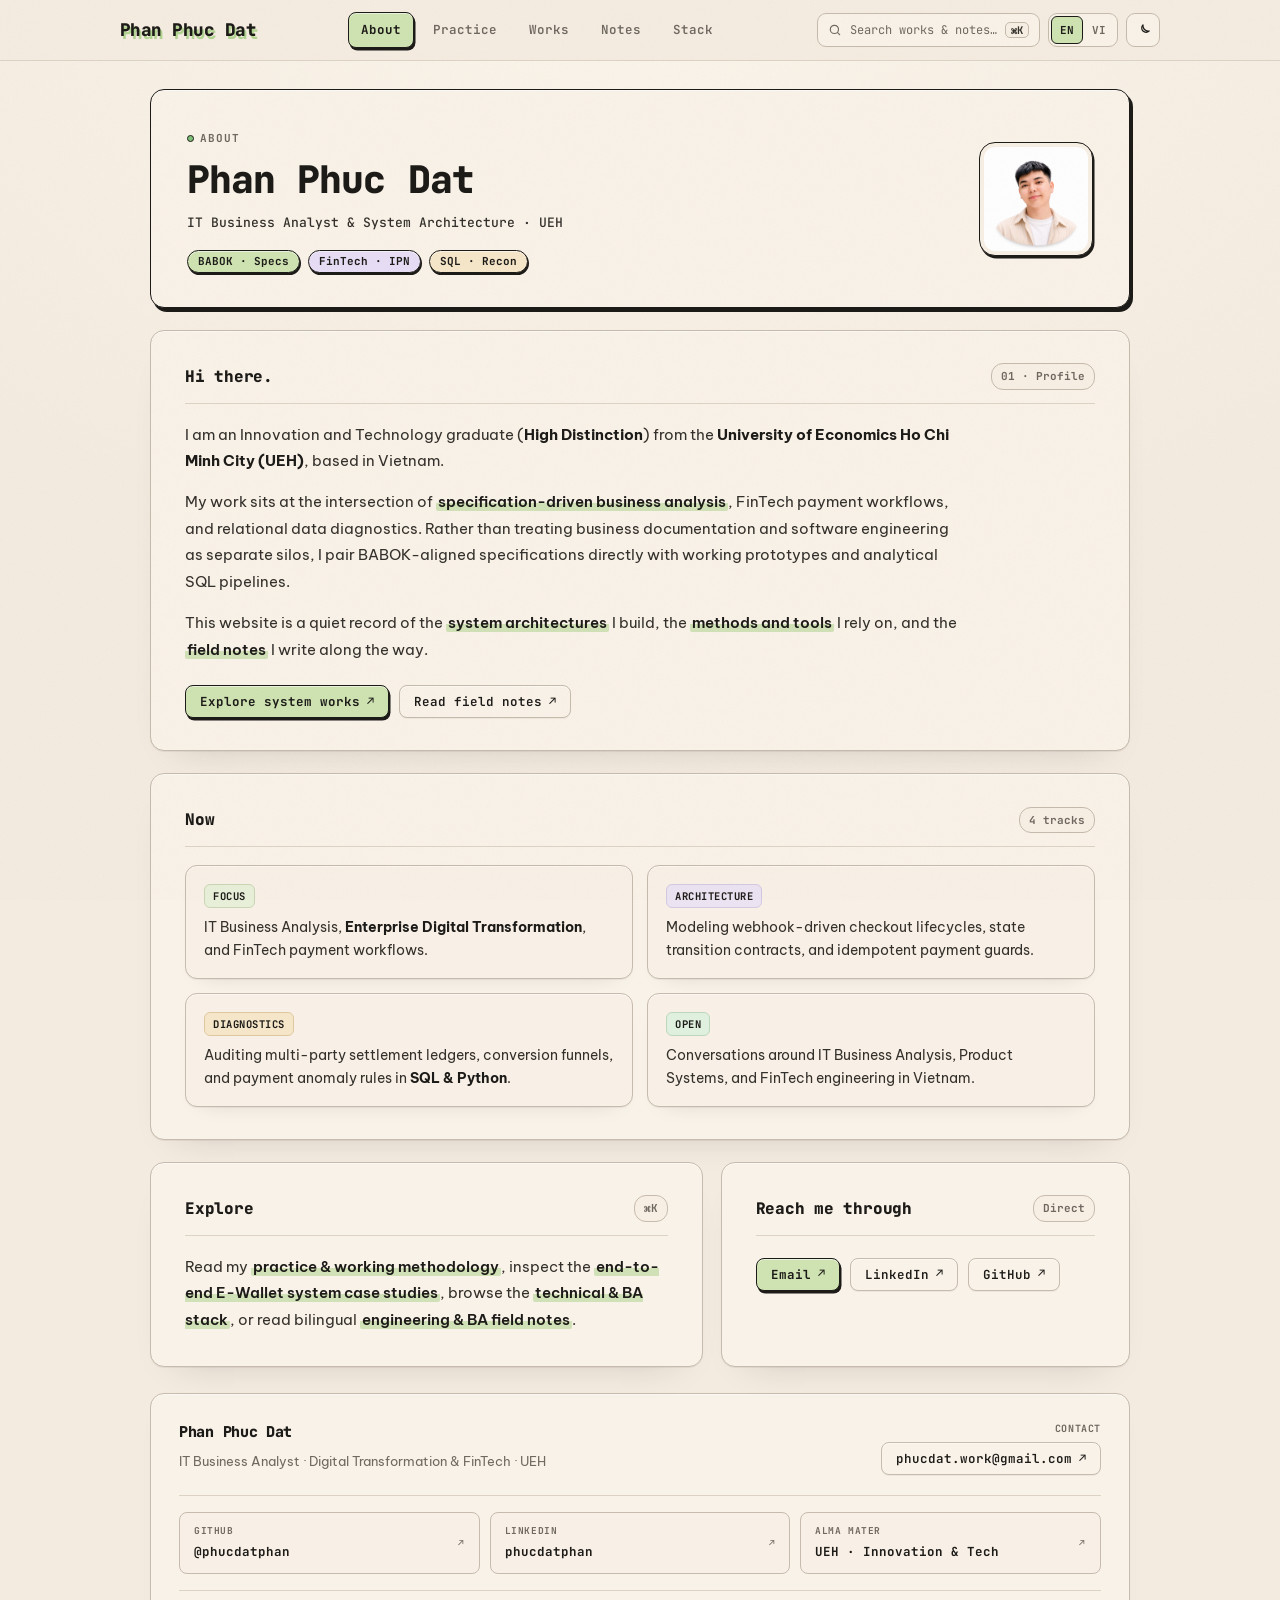
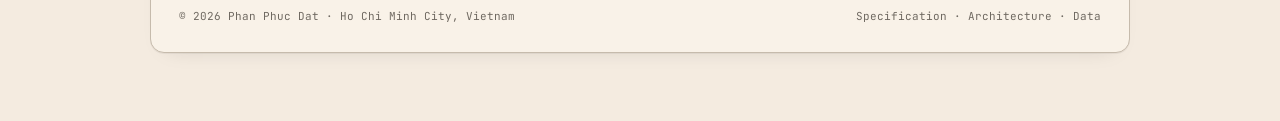
<file: index.html>
<!doctype html>
<html lang="en">
<head>
  <meta charset="utf-8">
  <meta name="viewport" content="width=device-width, initial-scale=1">
  <meta name="theme-color" content="#f4ebe0">
  <meta name="description" content="Portfolio of Phan Phuc Dat — IT Business Analyst, Digital Transformation, and FinTech System Architecture.">
  <meta property="og:title" content="Phan Phuc Dat — IT Business Analyst & System Architecture">
  <meta property="og:description" content="IT Business Analysis · FinTech Payment Architecture · SQL Diagnostics">
  <title>Phan Phuc Dat — IT Business Analyst &amp; System Architecture</title>
  <link rel="icon" href="assets/favicon.svg" type="image/svg+xml">
  <link rel="preconnect" href="https://fonts.googleapis.com">
  <link rel="preconnect" href="https://fonts.gstatic.com" crossorigin>
  <script>document.documentElement.classList.add('js');try{document.documentElement.dataset.theme=localStorage.getItem('portfolio-theme')||'light'}catch(e){document.documentElement.dataset.theme='light'}</script>
  <link rel="stylesheet" href="css/styles.css">
  <script defer src="config/portfolio.config.js"></script>
  <script defer src="js/diagrams.js"></script>
  <script defer src="js/site.js"></script>
</head>
<body data-page="about">
  <a class="skip-link" href="#main-content">Skip to content</a>
  <div class="site-shell">
    <div data-site-header></div>
    <main class="page-content" id="main-content">
      <div class="container" data-page-content>
        <section class="intro-sheet">
          <div>
            <p class="overline">About</p>
            <h1>Phan Phuc Dat</h1>
            <p class="role">IT Business Analyst &amp; System Architecture · UEH</p>
          </div>
          <img class="avatar" src="assets/profile.jpg" width="104" height="104" alt="Phan Phuc Dat">
        </section>
      </div>
    </main>
  </div>
</body>
</html>
</file>
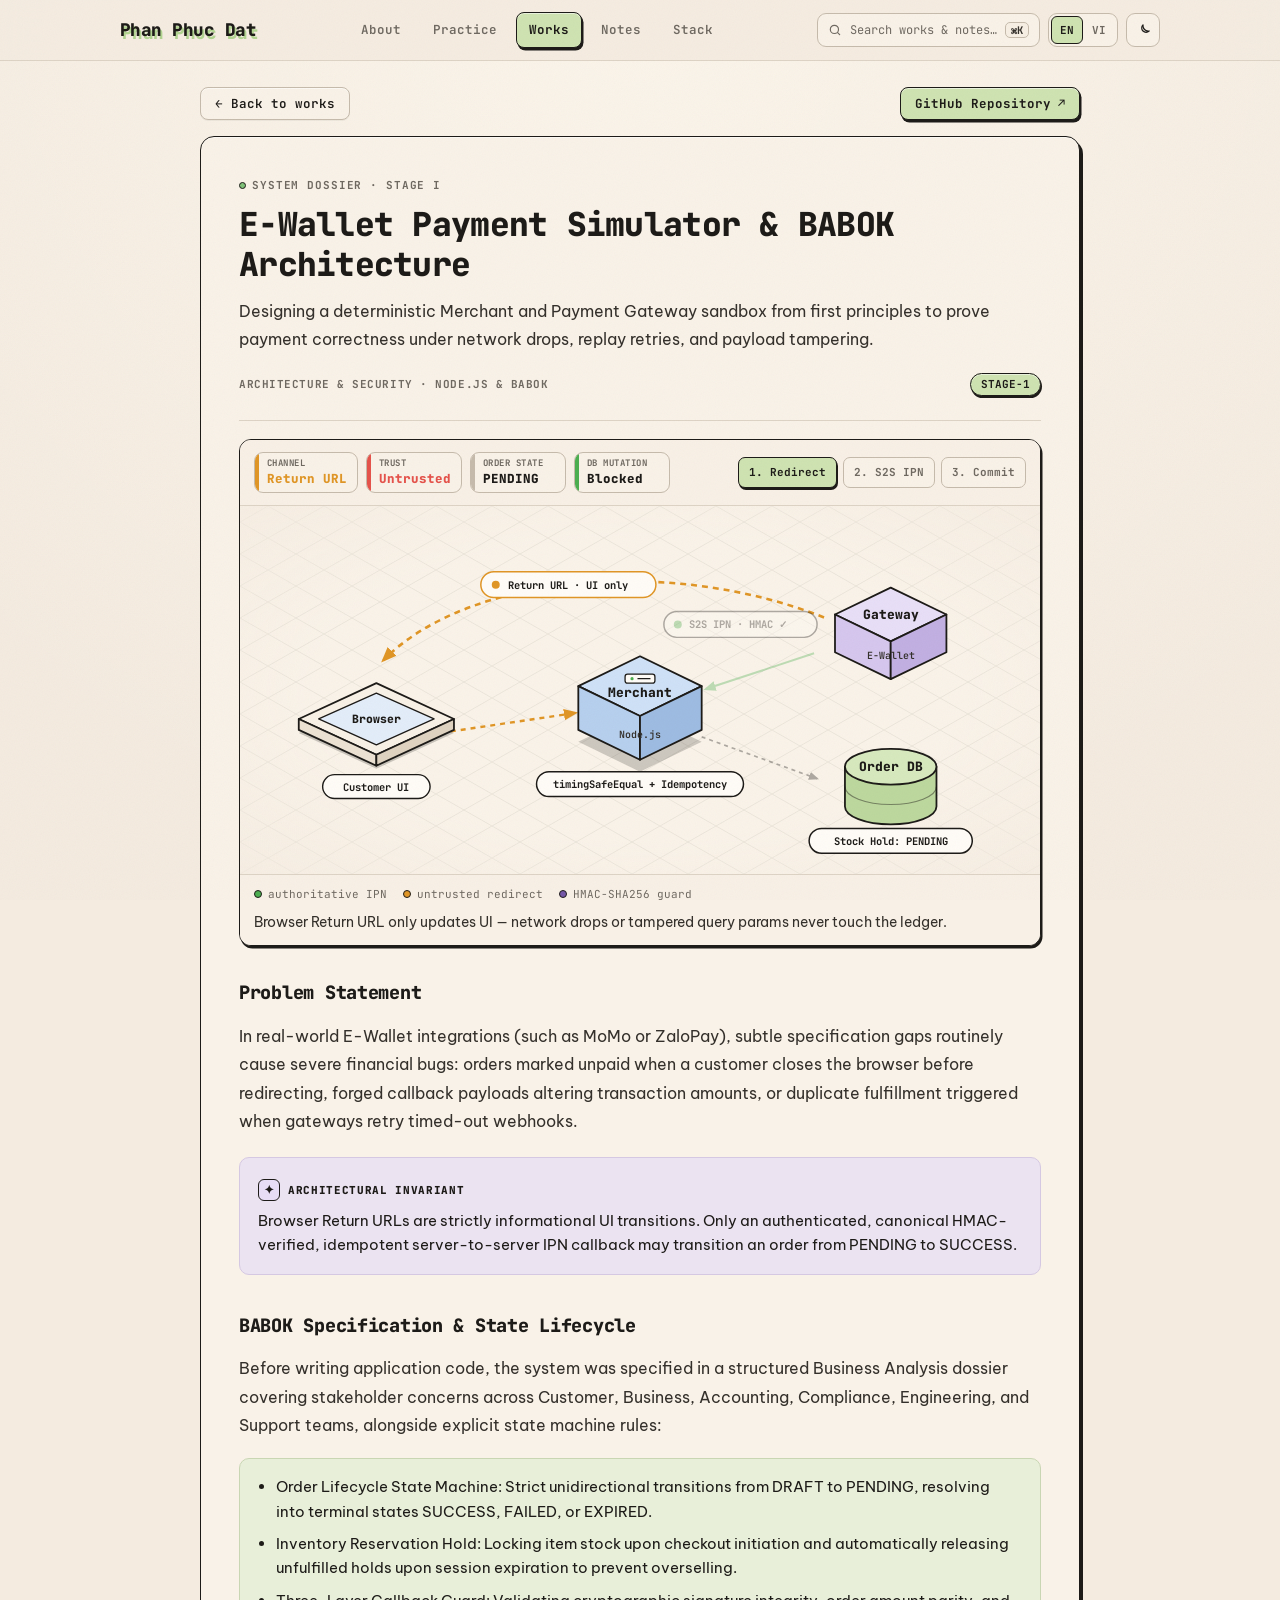
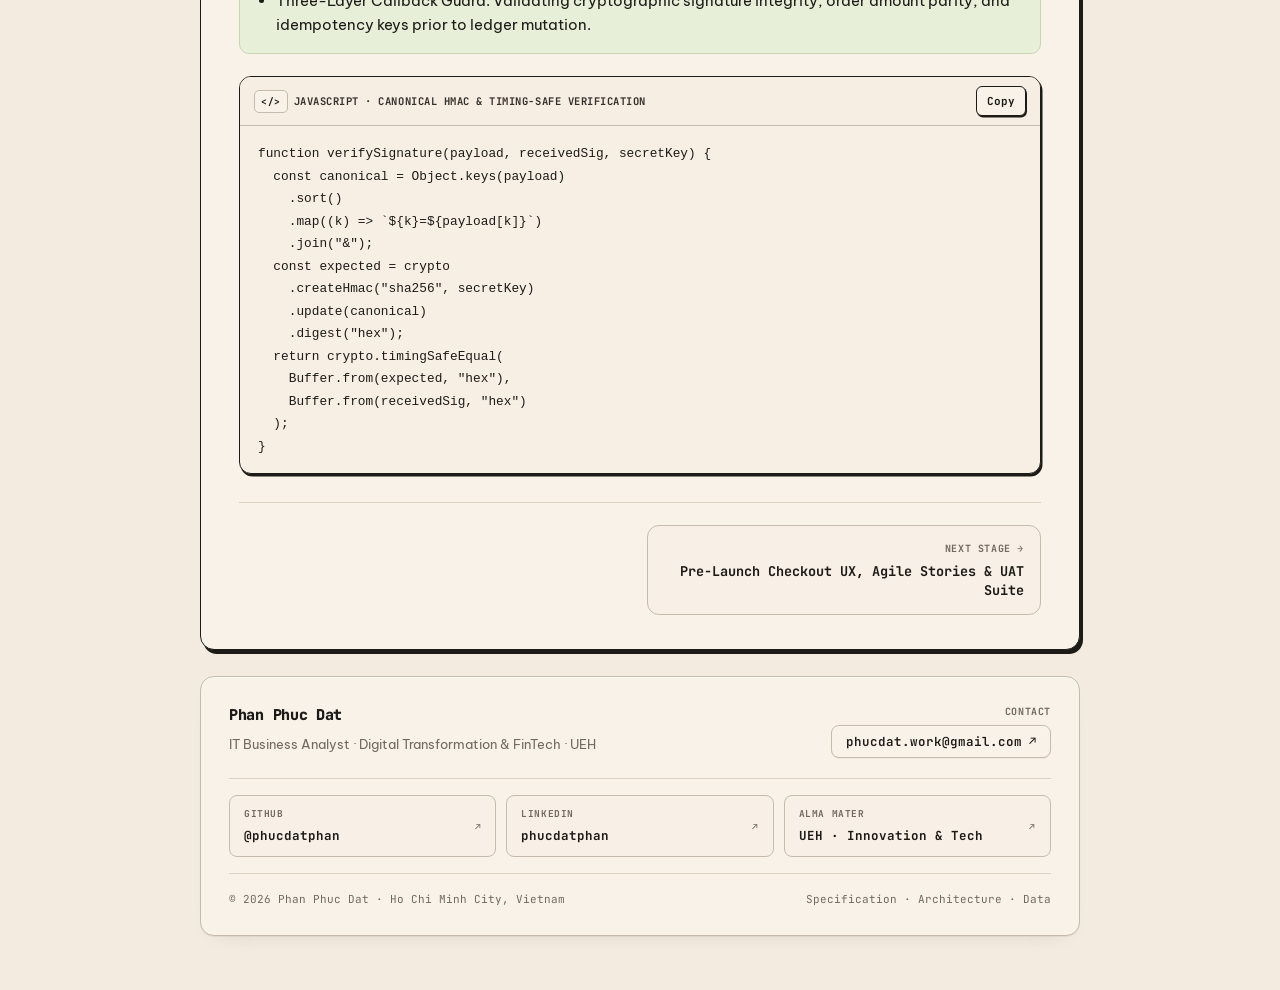
<file: dossier.html>
<!doctype html>
<html lang="en">
<head>
  <meta charset="utf-8">
  <meta name="viewport" content="width=device-width, initial-scale=1">
  <meta name="theme-color" content="#f4ebe0">
  <meta name="description" content="Architectural System Dossier — Phan Phuc Dat">
  <title>System Dossier — Phan Phuc Dat</title>
  <link rel="icon" href="assets/favicon.svg" type="image/svg+xml">
  <link rel="preconnect" href="https://fonts.googleapis.com">
  <link rel="preconnect" href="https://fonts.gstatic.com" crossorigin>
  <script>document.documentElement.classList.add('js');try{document.documentElement.dataset.theme=localStorage.getItem('portfolio-theme')||'light'}catch(e){document.documentElement.dataset.theme='light'}</script>
  <link rel="stylesheet" href="css/styles.css">
  <script defer src="config/portfolio.config.js"></script>
  <script defer src="js/diagrams.js"></script>
  <script defer src="js/site.js"></script>
</head>
<body data-page="dossier">
  <a class="skip-link" href="#main-content">Skip to content</a>
  <div class="site-shell">
    <div data-site-header></div>
    <main class="page-content" id="main-content">
      <div class="article-container" data-page-content></div>
    </main>
  </div>
</body>
</html>
</file>
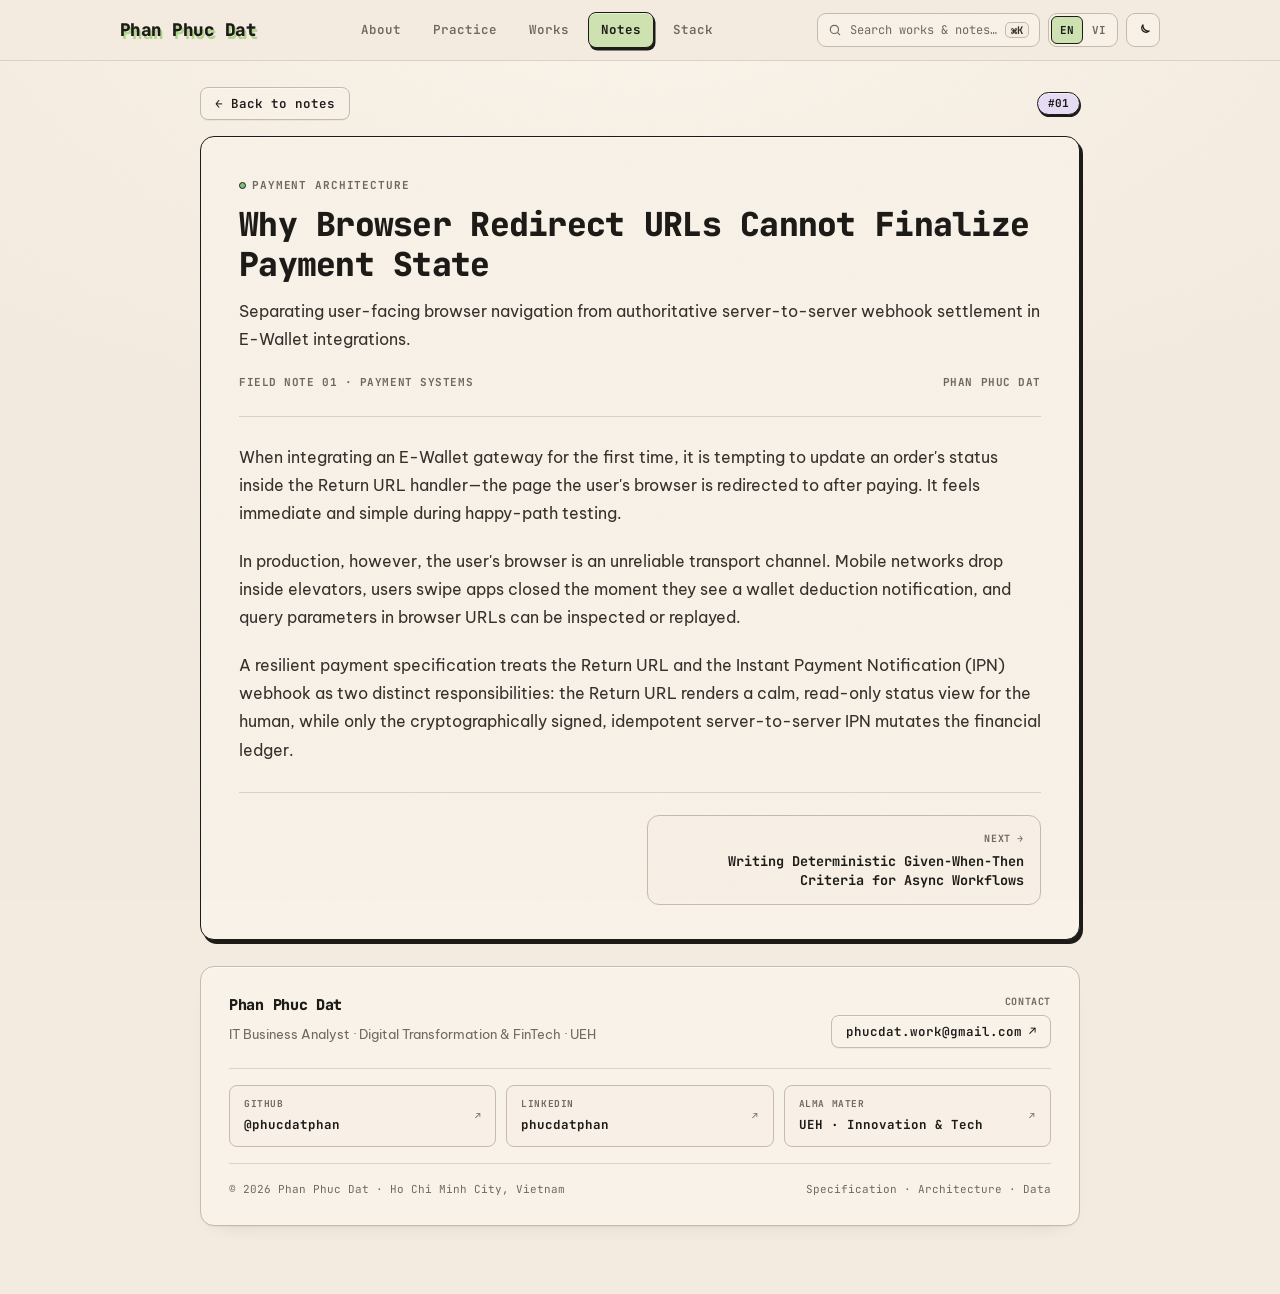
<file: note.html>
<!doctype html>
<html lang="en">
<head>
  <meta charset="utf-8">
  <meta name="viewport" content="width=device-width, initial-scale=1">
  <meta name="theme-color" content="#f4ebe0">
  <meta name="description" content="Field Note — Phan Phuc Dat">
  <title>Field Note — Phan Phuc Dat</title>
  <link rel="icon" href="assets/favicon.svg" type="image/svg+xml">
  <link rel="preconnect" href="https://fonts.googleapis.com">
  <link rel="preconnect" href="https://fonts.gstatic.com" crossorigin>
  <script>document.documentElement.classList.add('js');try{document.documentElement.dataset.theme=localStorage.getItem('portfolio-theme')||'light'}catch(e){document.documentElement.dataset.theme='light'}</script>
  <link rel="stylesheet" href="css/styles.css">
  <script defer src="config/portfolio.config.js"></script>
  <script defer src="js/diagrams.js"></script>
  <script defer src="js/site.js"></script>
</head>
<body data-page="note">
  <a class="skip-link" href="#main-content">Skip to content</a>
  <div class="site-shell">
    <div data-site-header></div>
    <main class="page-content" id="main-content">
      <div class="article-container" data-page-content></div>
    </main>
  </div>
</body>
</html>
</file>
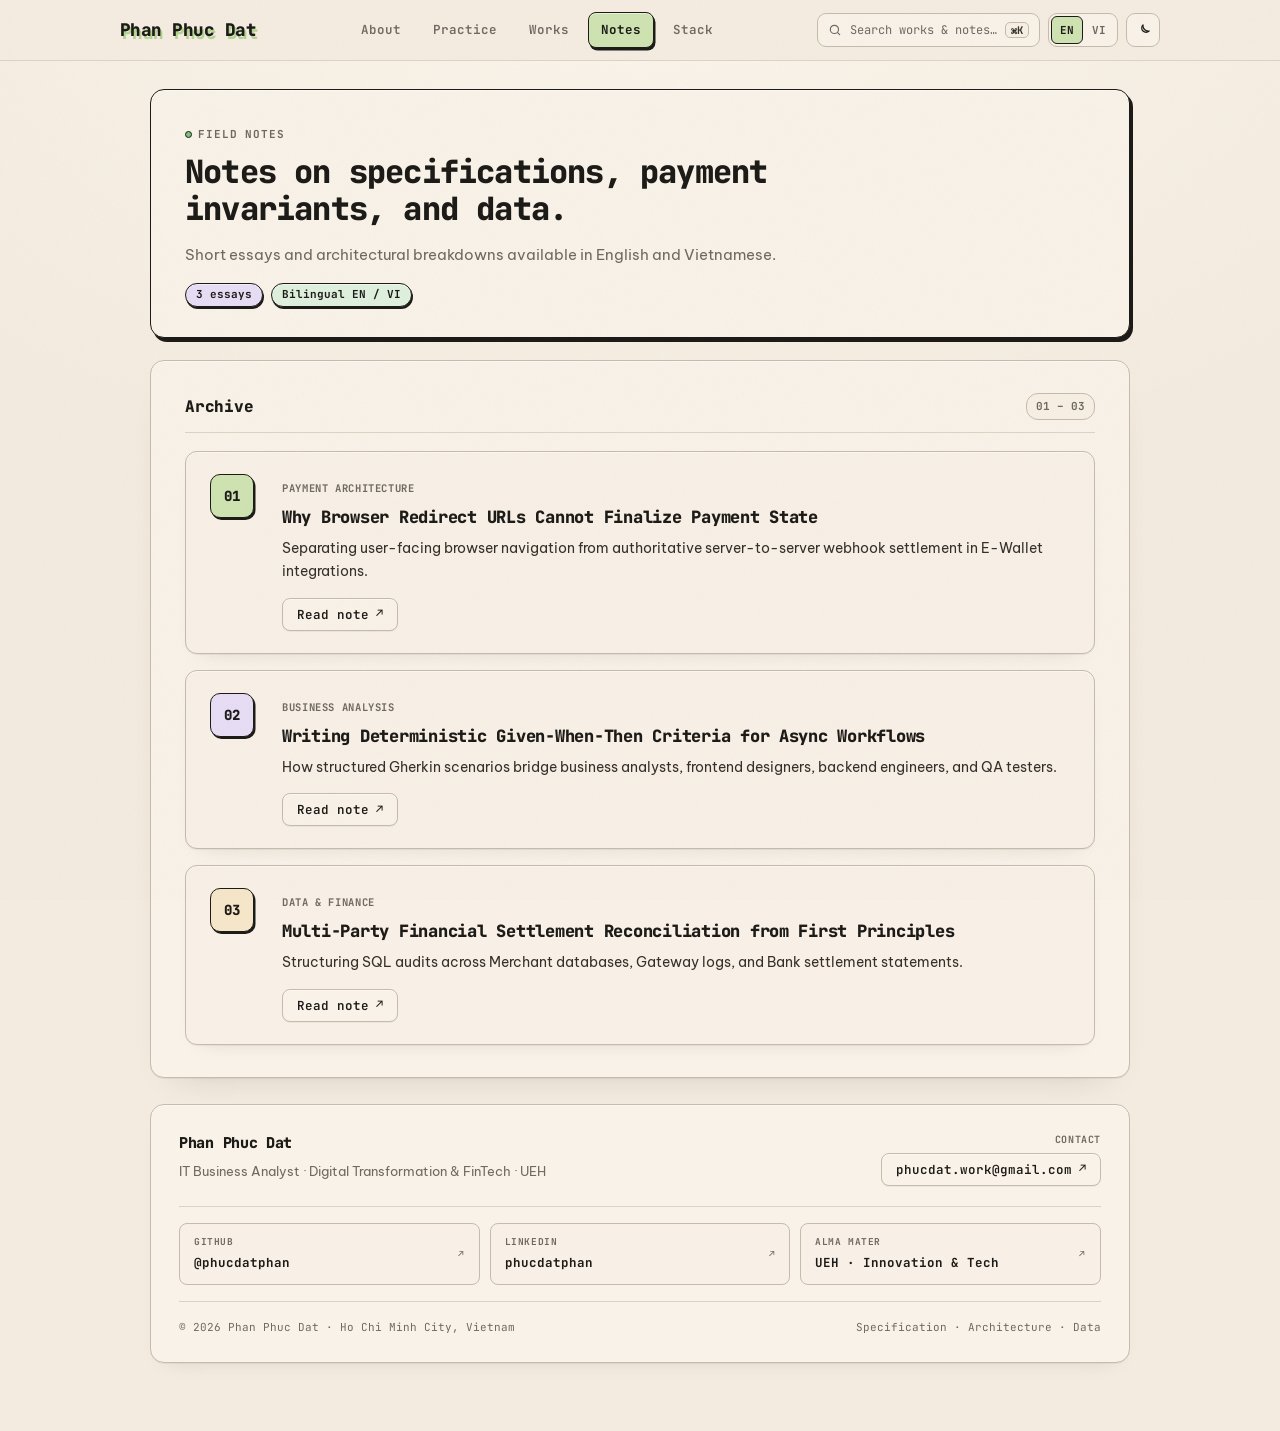
<file: notes.html>
<!doctype html>
<html lang="en">
<head>
  <meta charset="utf-8">
  <meta name="viewport" content="width=device-width, initial-scale=1">
  <meta name="theme-color" content="#f4ebe0">
  <meta name="description" content="Bilingual notes on IT Business Analysis, FinTech payment architecture, and financial reconciliation.">
  <title>Field Notes — Phan Phuc Dat</title>
  <link rel="icon" href="assets/favicon.svg" type="image/svg+xml">
  <link rel="preconnect" href="https://fonts.googleapis.com">
  <link rel="preconnect" href="https://fonts.gstatic.com" crossorigin>
  <script>document.documentElement.classList.add('js');try{document.documentElement.dataset.theme=localStorage.getItem('portfolio-theme')||'light'}catch(e){document.documentElement.dataset.theme='light'}</script>
  <link rel="stylesheet" href="css/styles.css">
  <script defer src="config/portfolio.config.js"></script>
  <script defer src="js/diagrams.js"></script>
  <script defer src="js/site.js"></script>
</head>
<body data-page="notes">
  <a class="skip-link" href="#main-content">Skip to content</a>
  <div class="site-shell">
    <div data-site-header></div>
    <main class="page-content" id="main-content">
      <div class="container" data-page-content></div>
    </main>
  </div>
</body>
</html>
</file>
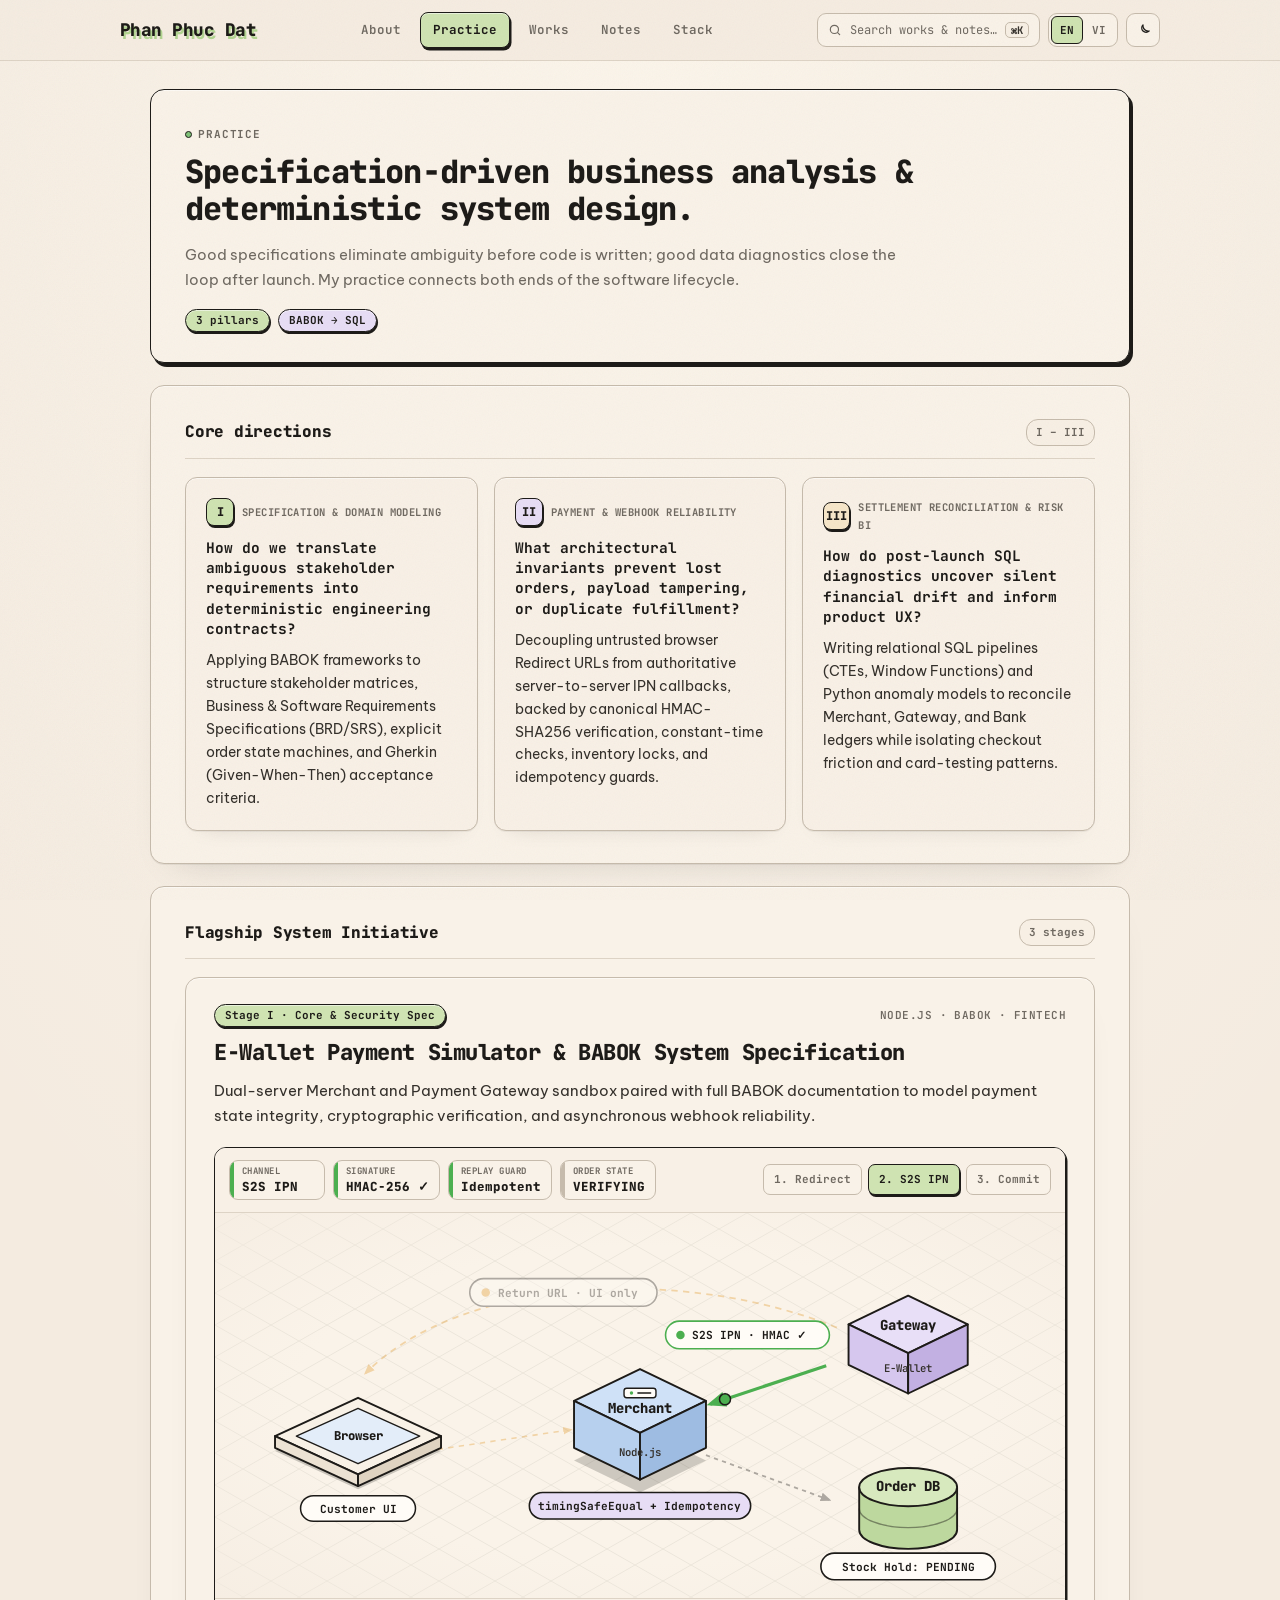
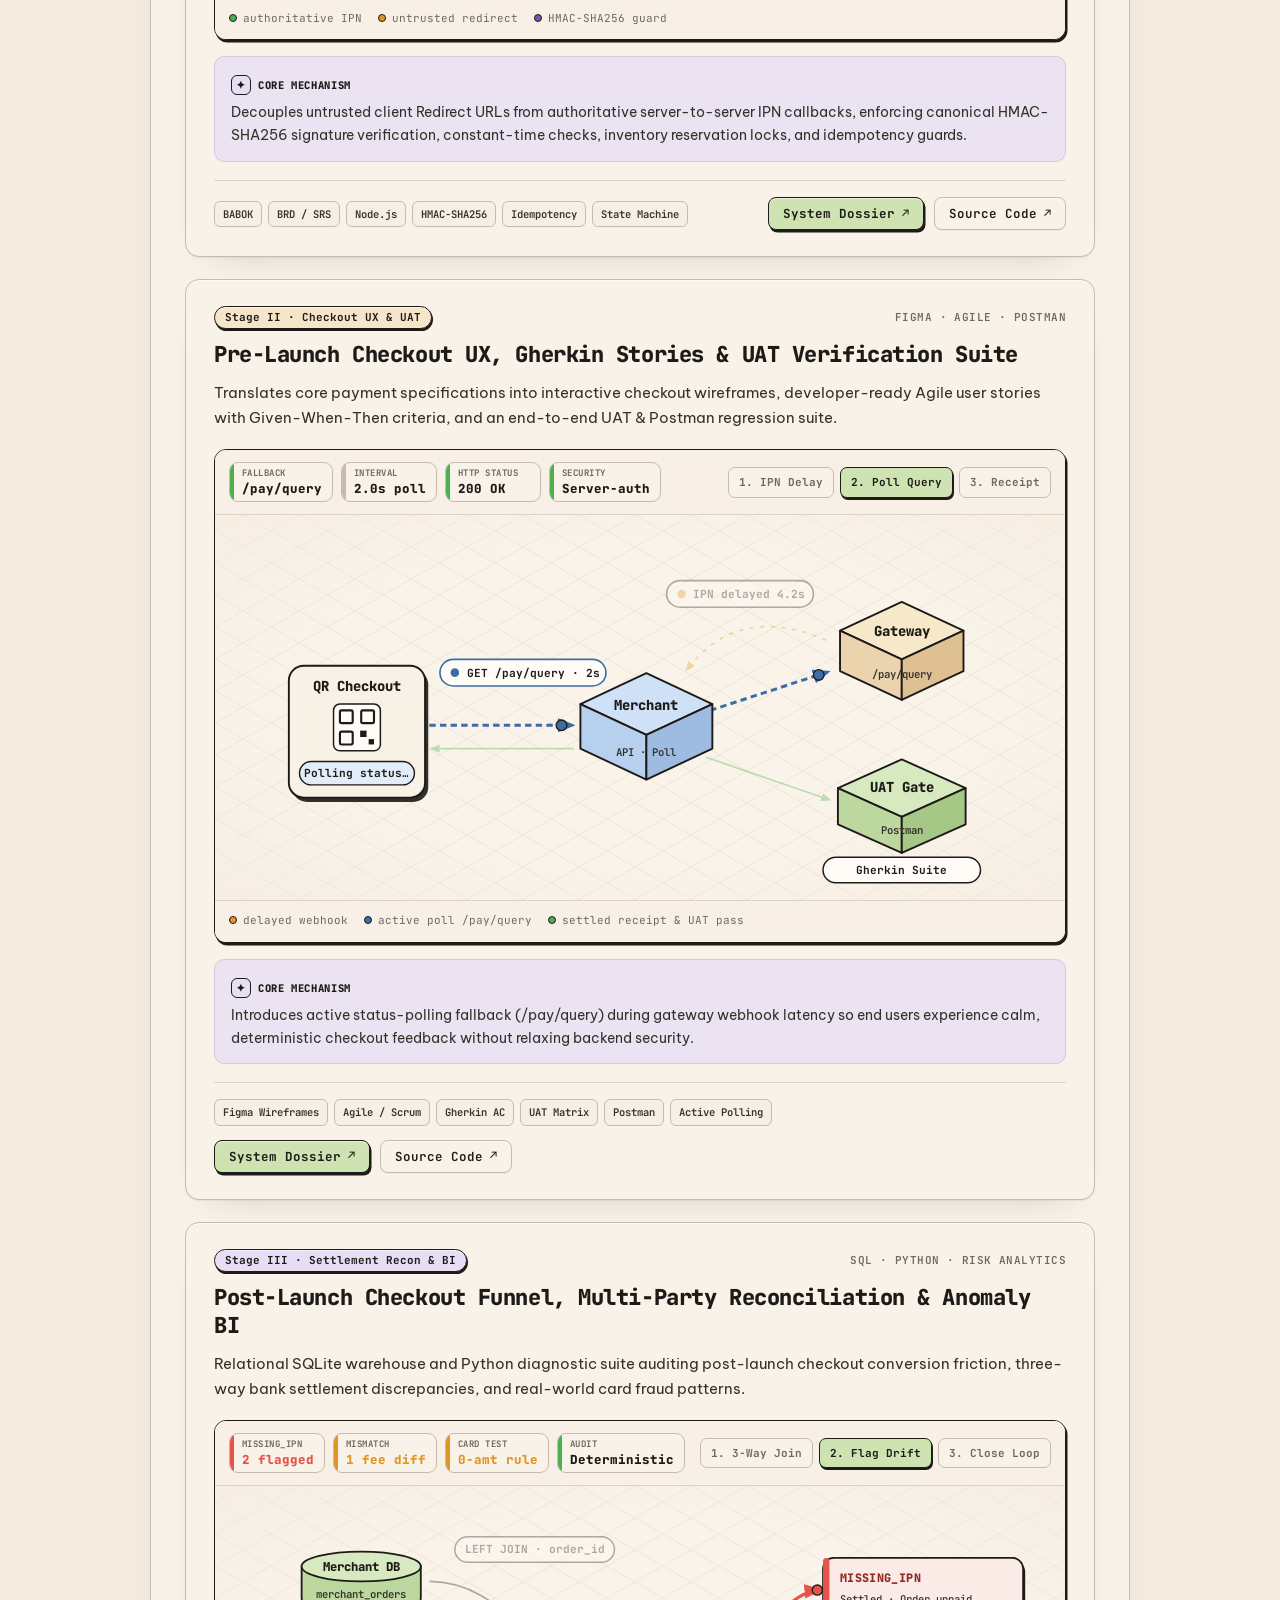
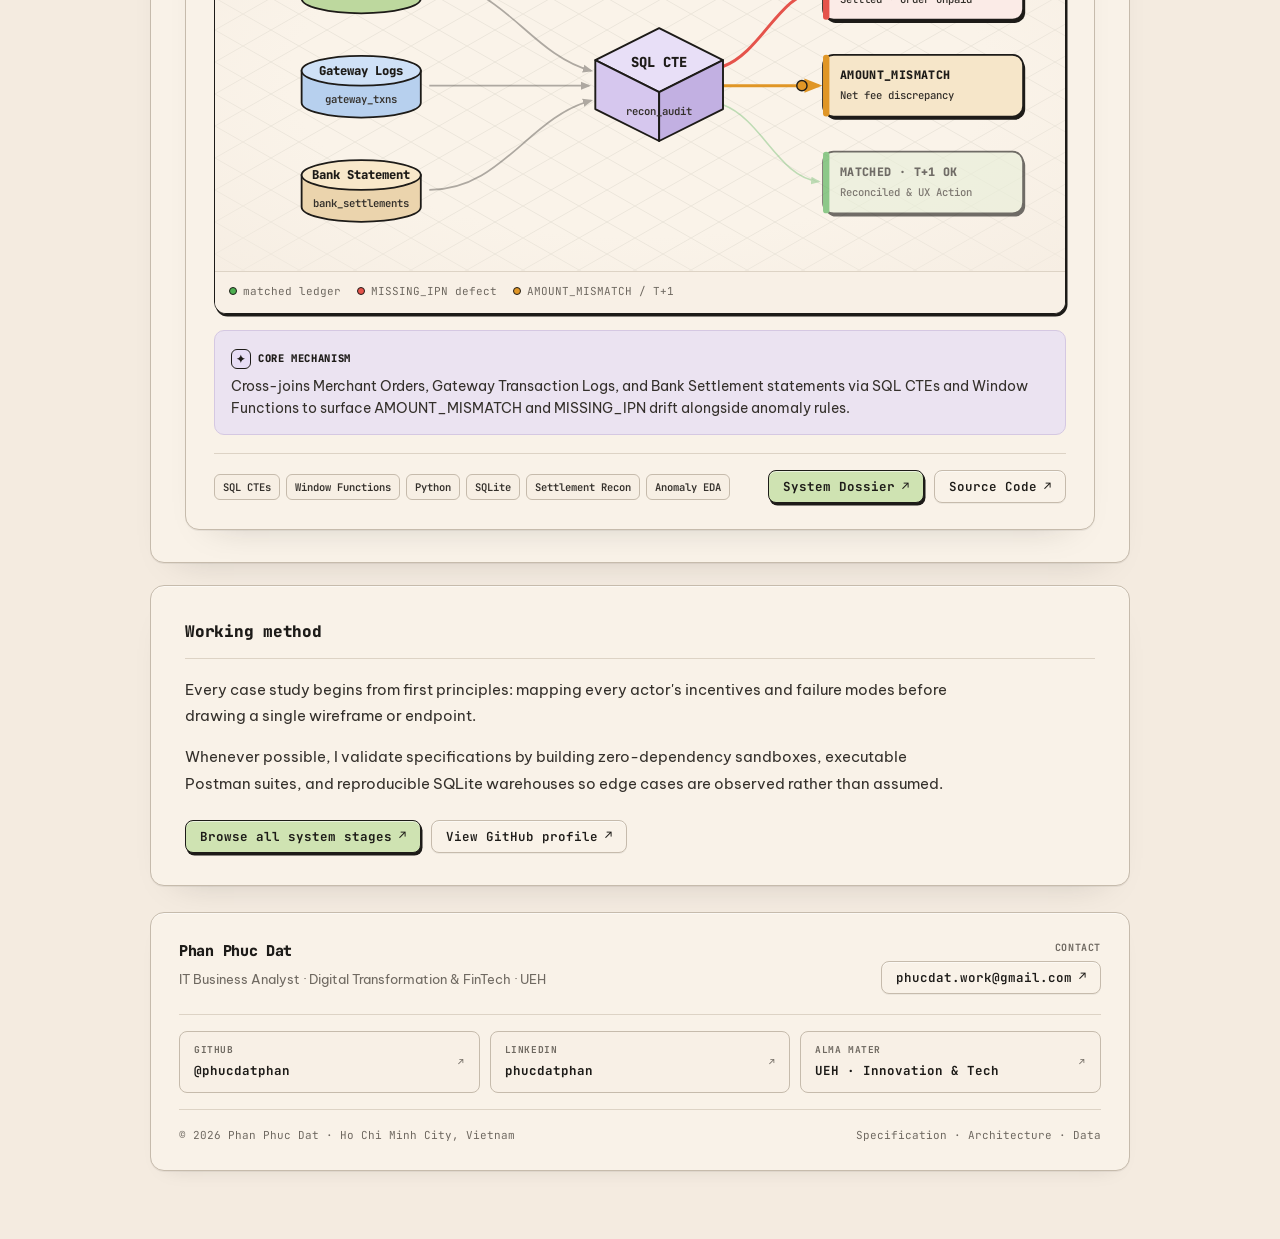
<file: practice.html>
<!doctype html>
<html lang="en">
<head>
  <meta charset="utf-8">
  <meta name="viewport" content="width=device-width, initial-scale=1">
  <meta name="theme-color" content="#f4ebe0">
  <meta name="description" content="Core IT Business Analysis directions, FinTech system invariants, and analytical methodology.">
  <title>Practice &amp; Methodology — Phan Phuc Dat</title>
  <link rel="icon" href="assets/favicon.svg" type="image/svg+xml">
  <link rel="preconnect" href="https://fonts.googleapis.com">
  <link rel="preconnect" href="https://fonts.gstatic.com" crossorigin>
  <script>document.documentElement.classList.add('js');try{document.documentElement.dataset.theme=localStorage.getItem('portfolio-theme')||'light'}catch(e){document.documentElement.dataset.theme='light'}</script>
  <link rel="stylesheet" href="css/styles.css">
  <script defer src="config/portfolio.config.js"></script>
  <script defer src="js/diagrams.js"></script>
  <script defer src="js/site.js"></script>
</head>
<body data-page="practice">
  <a class="skip-link" href="#main-content">Skip to content</a>
  <div class="site-shell">
    <div data-site-header></div>
    <main class="page-content" id="main-content">
      <div class="container" data-page-content></div>
    </main>
  </div>
</body>
</html>
</file>
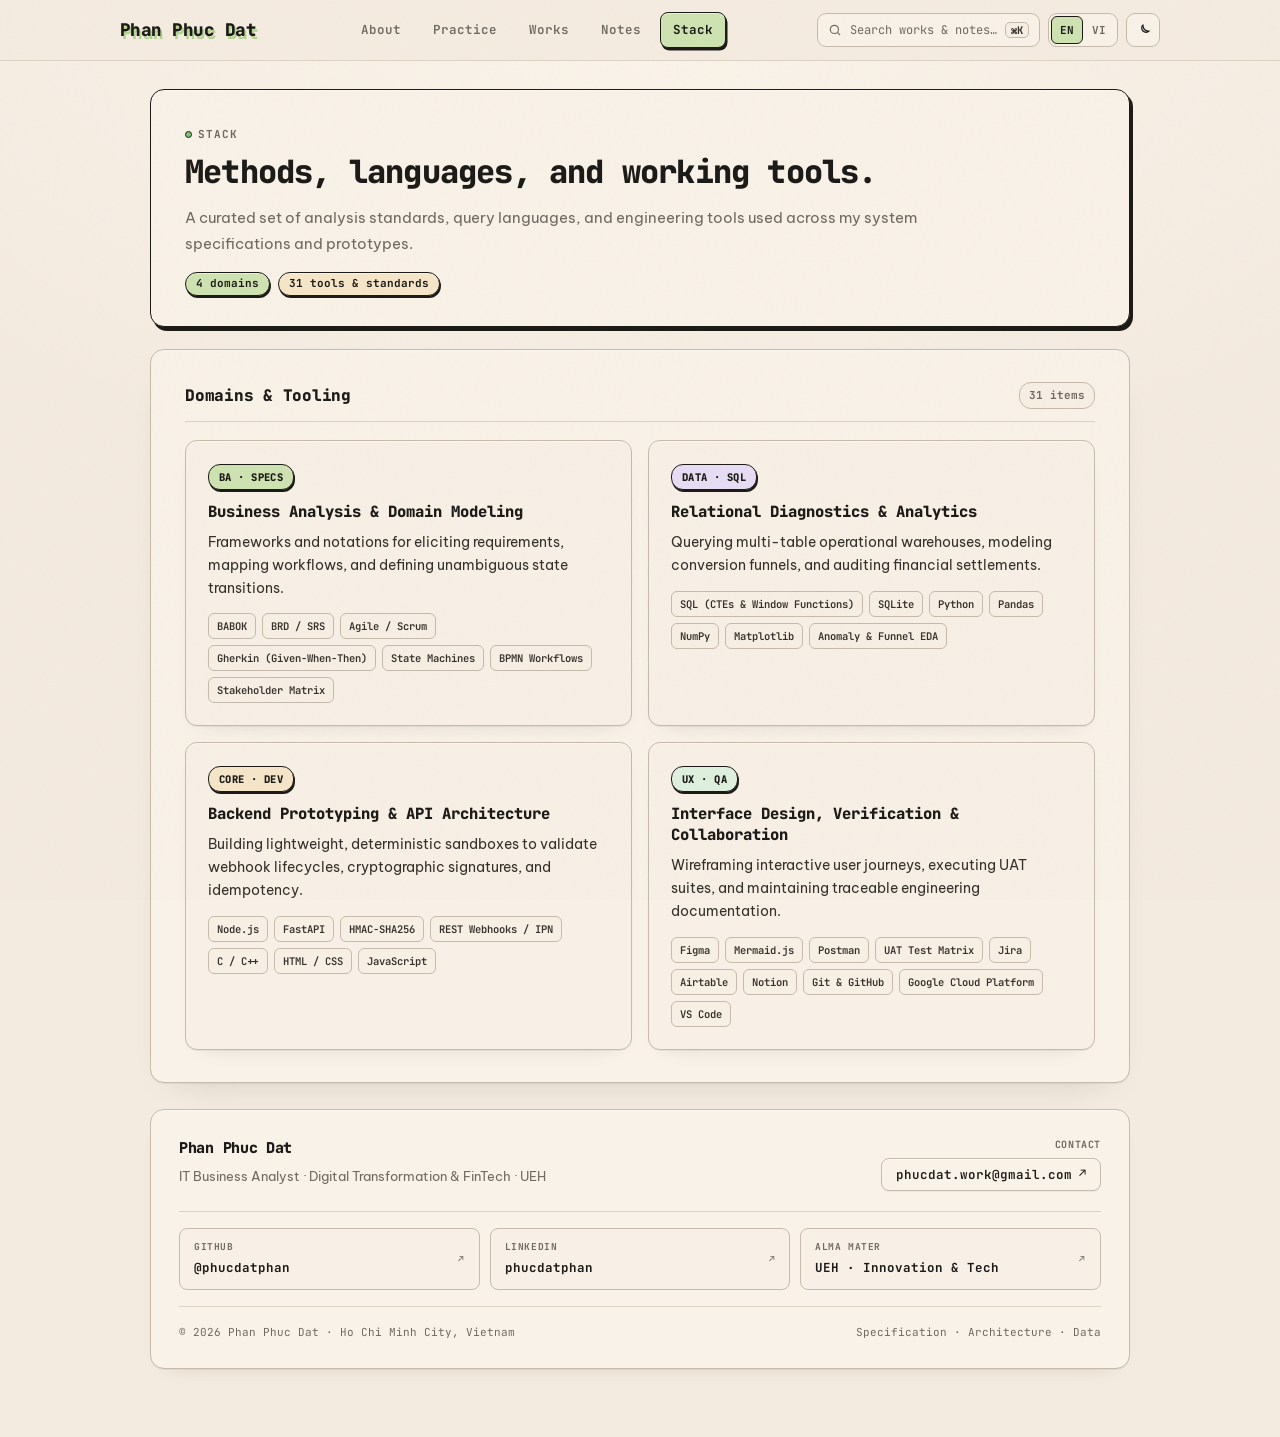
<file: stack.html>
<!doctype html>
<html lang="en">
<head>
  <meta charset="utf-8">
  <meta name="viewport" content="width=device-width, initial-scale=1">
  <meta name="theme-color" content="#f4ebe0">
  <meta name="description" content="Business analysis frameworks, backend prototyping languages, analytical SQL, and product tooling.">
  <title>Stack &amp; Tooling — Phan Phuc Dat</title>
  <link rel="icon" href="assets/favicon.svg" type="image/svg+xml">
  <link rel="preconnect" href="https://fonts.googleapis.com">
  <link rel="preconnect" href="https://fonts.gstatic.com" crossorigin>
  <script>document.documentElement.classList.add('js');try{document.documentElement.dataset.theme=localStorage.getItem('portfolio-theme')||'light'}catch(e){document.documentElement.dataset.theme='light'}</script>
  <link rel="stylesheet" href="css/styles.css">
  <script defer src="config/portfolio.config.js"></script>
  <script defer src="js/diagrams.js"></script>
  <script defer src="js/site.js"></script>
</head>
<body data-page="stack">
  <a class="skip-link" href="#main-content">Skip to content</a>
  <div class="site-shell">
    <div data-site-header></div>
    <main class="page-content" id="main-content">
      <div class="container" data-page-content></div>
    </main>
  </div>
</body>
</html>
</file>
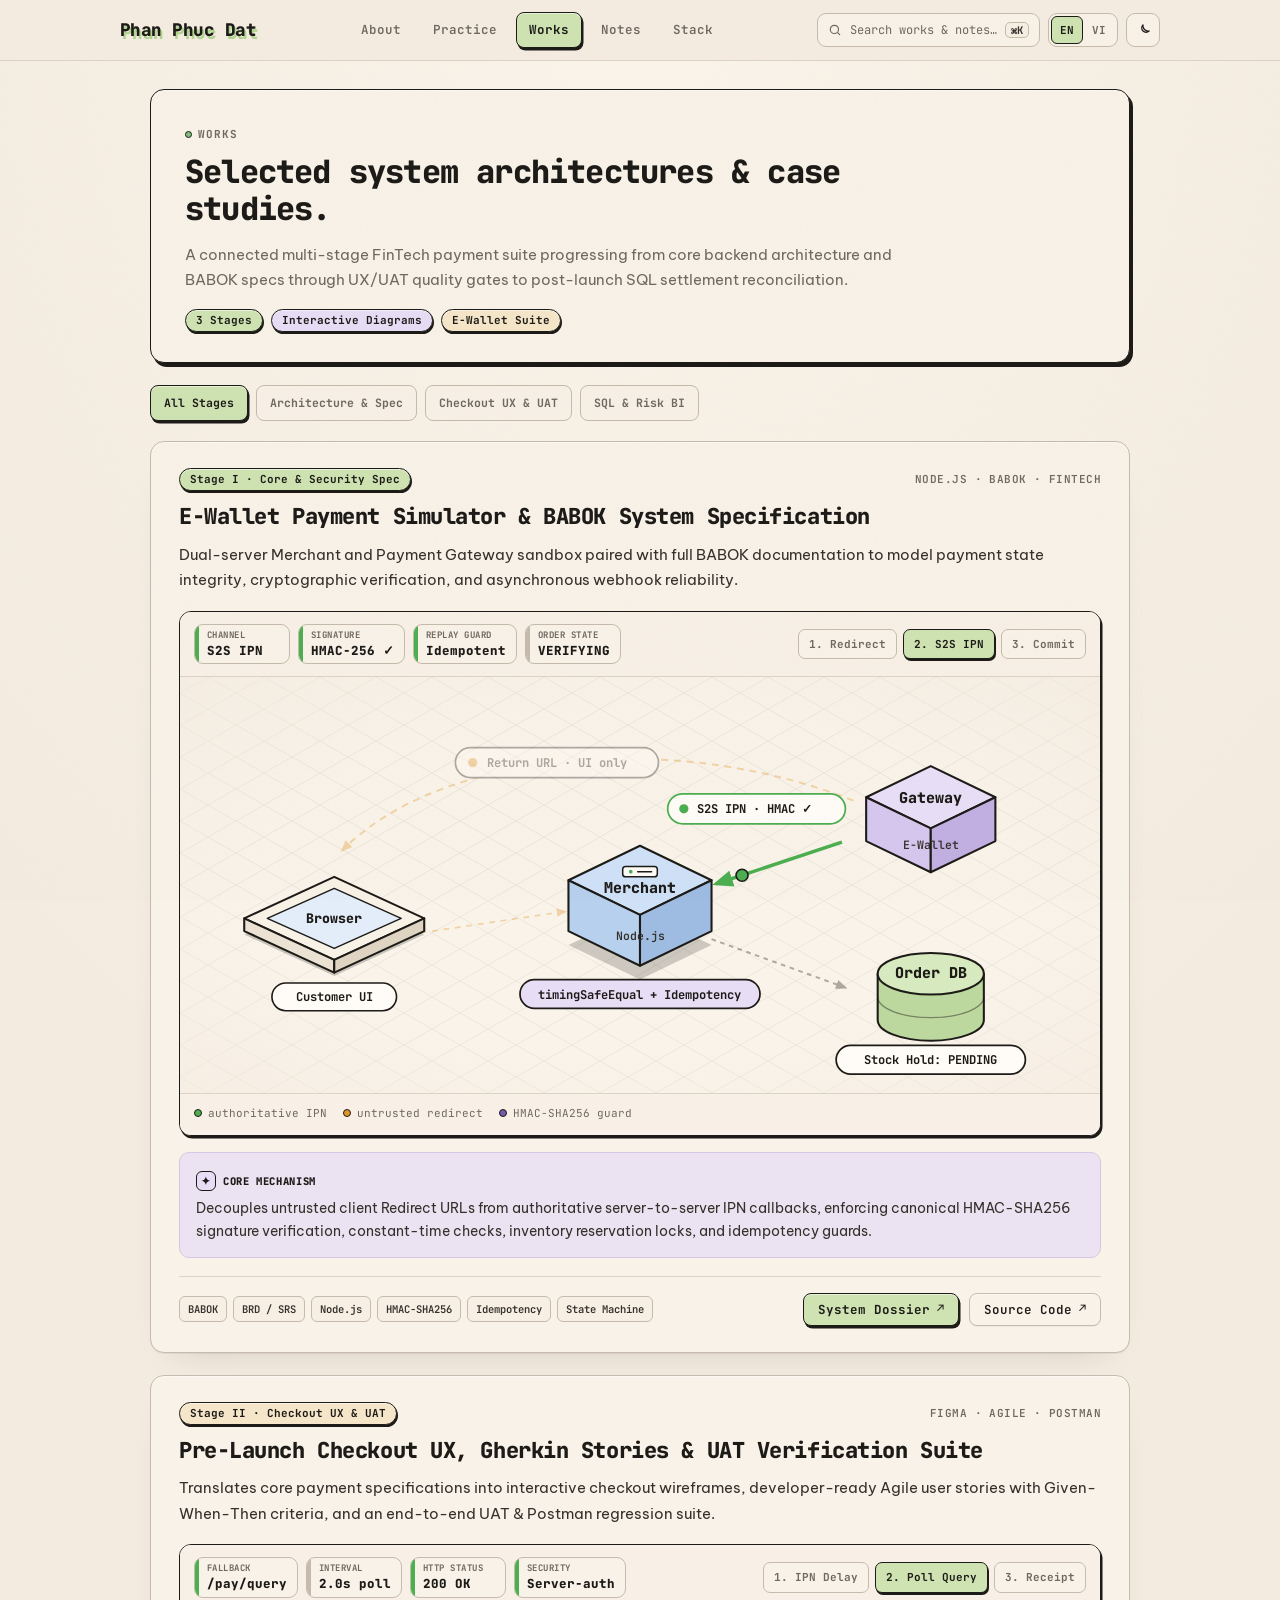
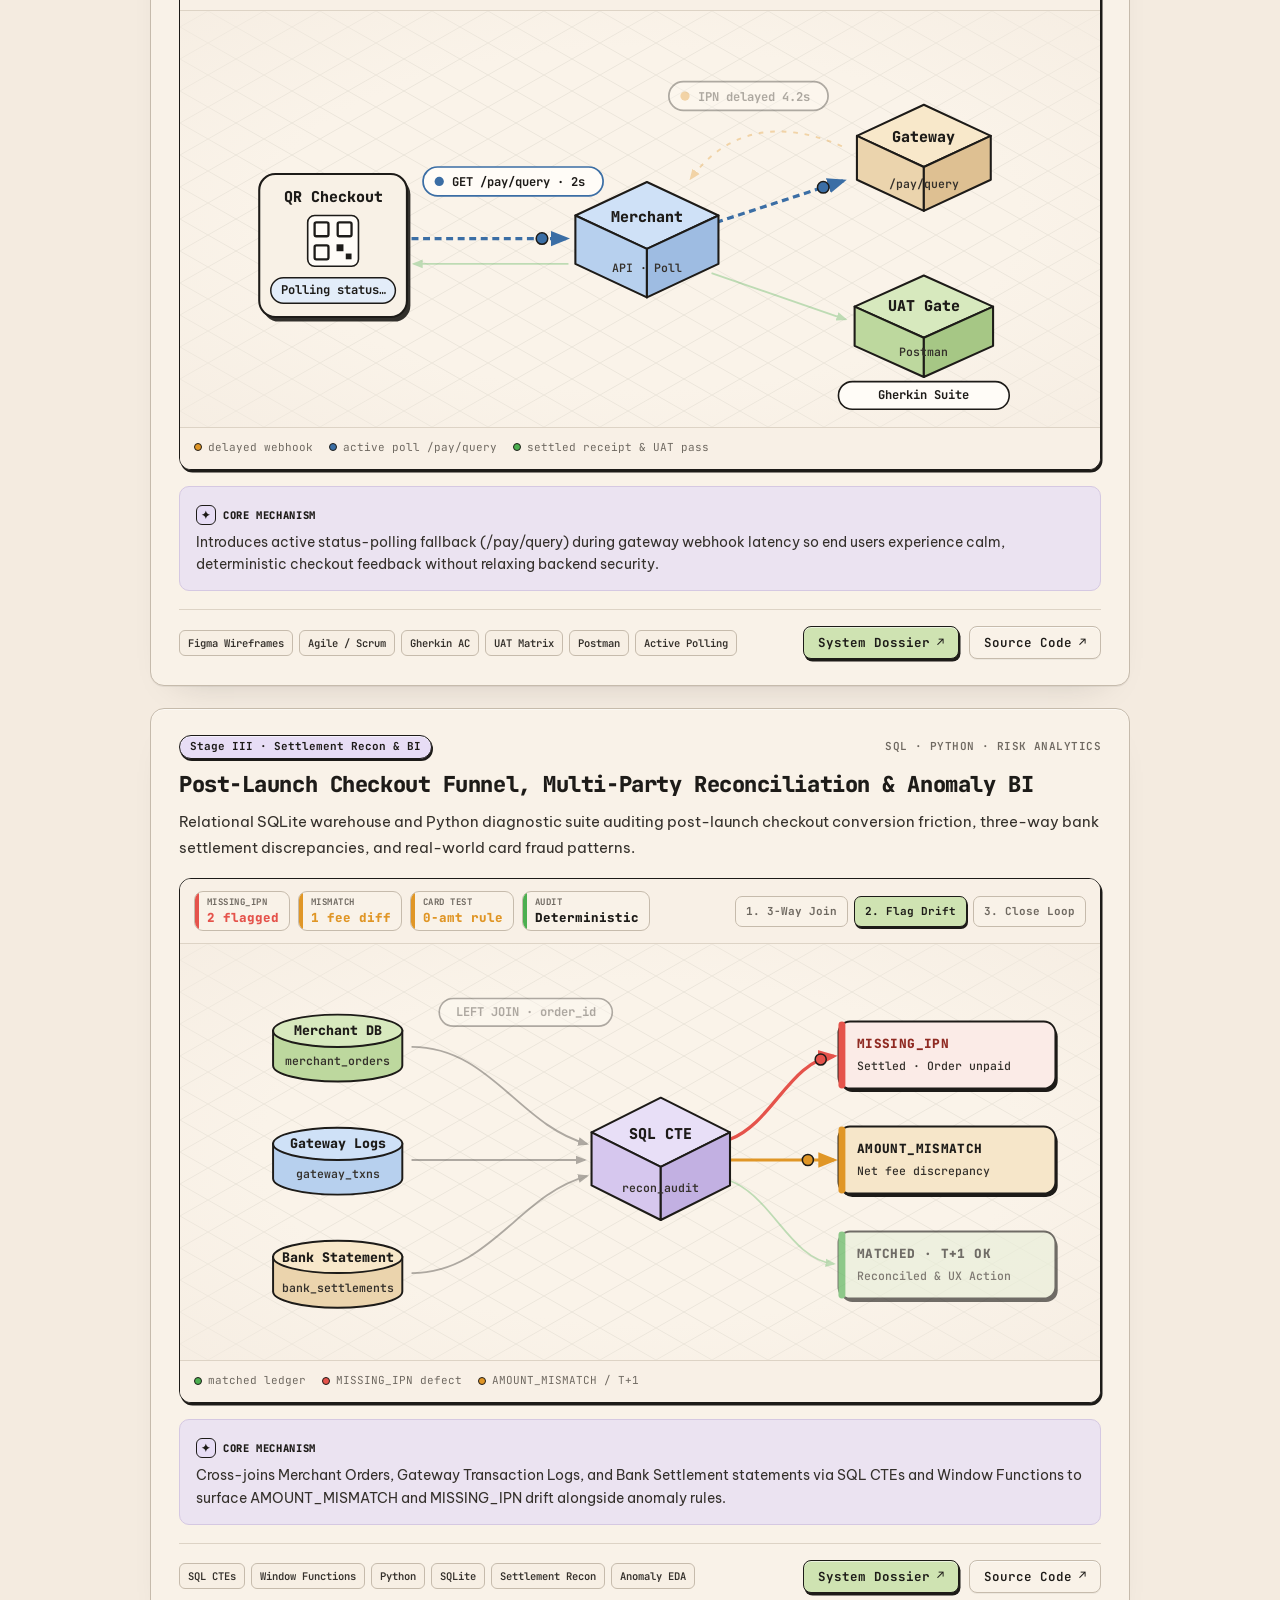
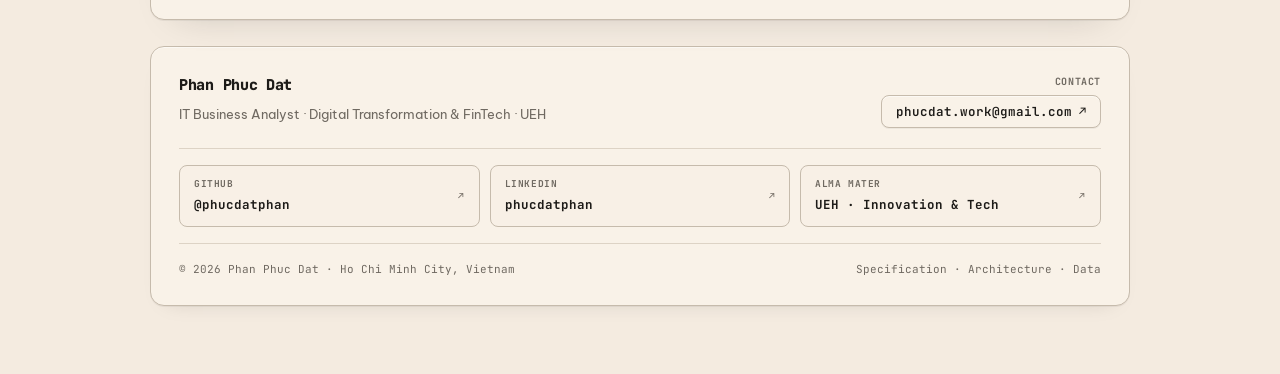
<file: works.html>
<!doctype html>
<html lang="en">
<head>
  <meta charset="utf-8">
  <meta name="viewport" content="width=device-width, initial-scale=1">
  <meta name="theme-color" content="#f4ebe0">
  <meta name="description" content="End-to-End E-Wallet Payment System architecture, UX/UAT verification, and post-launch SQL reconciliation.">
  <title>System Works — Phan Phuc Dat</title>
  <link rel="icon" href="assets/favicon.svg" type="image/svg+xml">
  <link rel="preconnect" href="https://fonts.googleapis.com">
  <link rel="preconnect" href="https://fonts.gstatic.com" crossorigin>
  <script>document.documentElement.classList.add('js');try{document.documentElement.dataset.theme=localStorage.getItem('portfolio-theme')||'light'}catch(e){document.documentElement.dataset.theme='light'}</script>
  <link rel="stylesheet" href="css/styles.css">
  <script defer src="config/portfolio.config.js"></script>
  <script defer src="js/diagrams.js"></script>
  <script defer src="js/site.js"></script>
</head>
<body data-page="works">
  <a class="skip-link" href="#main-content">Skip to content</a>
  <div class="site-shell">
    <div data-site-header></div>
    <main class="page-content" id="main-content">
      <div class="container" data-page-content></div>
    </main>
  </div>
</body>
</html>
</file>
<file: css/styles.css>
@import url("https://fonts.googleapis.com/css2?family=Be+Vietnam+Pro:ital,wght@0,400;0,500;0,600;0,700;1,400&family=JetBrains+Mono:ital,wght@0,400;0,500;0,600;0,700;0,800;1,400&display=swap");

:root {
  color-scheme: light;
  /* Core Paper & Ink (designed-to-scale palette) */
  --paper: #f4ebe0;
  --paper-2: #f7efe4;
  --sheet: #f9f2e8;
  --card: #f8f0e6;
  --card-2: #f6eee3;
  --stage-bg: #faf3e9;

  --ink: #1d1b18;
  --ink-2: #34302b;
  --muted: #6f6961;
  --muted-2: #8b847a;
  --edge: #46413b;
  --line: #ddd3c5;
  --line-soft: #e6ddd0;
  --line-strong: #c6bbac;
  --drop: #1d1b18;

  /* Semantic Pastel Accents */
  --green: #cfe3b2;
  --green-2: #b2d491;
  --green-3: #7fc278;
  --green-tile: #e8efd9;
  --green-tile-line: #c9d6b3;

  --violet: #e7ddf5;
  --violet-tile: #ebe3f1;
  --violet-tile-line: #d5c8e2;

  --sand: #f6e6c9;
  --sand-line: #dfc89e;
  --mint: #dff0de;
  --mint-line: #bdd7bb;
  --orange: #fcdcbd;

  --warn-bg: #fbebe7;
  --warn-line: #ebbcb3;
  --warn-ink: #8f2a22;

  --good: #4caf50;
  --warn: #e09626;
  --bad: #e5534b;

  /* Highlighter & Glow */
  --hl-green: rgba(178, 212, 145, 0.56);
  --hl-green-strong: rgba(178, 212, 145, 0.78);
  --top-glow: rgba(255, 250, 240, 0.65);
  --specular: rgba(255, 255, 255, 0.55);

  /* Isometric SVG Palette (Light) */
  --svg-cream: #f8f1e6;
  --svg-cream-side: #ece2d3;
  --svg-cream-dark: #dfd3c1;
  --svg-blue-top: #cfe1f7;
  --svg-blue-left: #b7d0ee;
  --svg-blue-right: #9ebce2;
  --svg-blue-soft: #e3edf9;
  --svg-blue-stroke: #3b6ea5;
  --svg-violet-top: #e8dff7;
  --svg-violet-left: #d6c7ee;
  --svg-violet-right: #c2b0e2;
  --svg-violet-stroke: #7558a8;
  --svg-green-top: #d7e9be;
  --svg-green-side: #bdd89e;
  --svg-green-dark: #a6c785;
  --svg-sand-top: #f8e8ca;
  --svg-sand-left: #ebd4ad;
  --svg-sand-right: #dec092;
  --svg-pill-bg: #fffcf7;
  --svg-shadow: #1d1b18;
  --grid-stroke: rgba(111, 105, 97, 0.14);

  /* Radii & Shadows */
  --radius-btn: 8px;
  --radius-chip: 9px;
  --radius-callout: 10px;
  --radius-card: 12px;
  --radius-sheet: 14px;
  --pop-shadow: 1.5px 2.5px 0 var(--drop);
  --pop-shadow-lg: 3px 4px 0 var(--drop);
  --brand-shadow: 2px 2.5px 0 var(--green-2);
  --brand-shadow-hover: 3px 3.5px 0 var(--green-2);
  --sheet-shadow: inset 0 1px 0 var(--specular), 0 1px 0 rgba(29, 27, 24, 0.06), 0 18px 36px -28px rgba(29, 27, 24, 0.25);
  --card-shadow: inset 0 1px 0 var(--specular), 0 1px 0 rgba(29, 27, 24, 0.05), 0 10px 22px -18px rgba(29, 27, 24, 0.22);

  /* Hybrid Typography (User choice: JetBrains Mono headings/UI + Be Vietnam Pro prose) */
  --mono: "JetBrains Mono", ui-monospace, SFMono-Regular, Menlo, Consolas, monospace;
  --sans: "Be Vietnam Pro", -apple-system, BlinkMacSystemFont, "Segoe UI", Roboto, sans-serif;
  --ease-out: cubic-bezier(0.16, 1, 0.3, 1);
}

:root[data-theme="dark"] {
  color-scheme: dark;
  --paper: #211e1a;
  --paper-2: #25211c;
  --sheet: #28241f;
  --card: #26231e;
  --card-2: #24201c;
  --stage-bg: #292520;

  --ink: #efe6d6;
  --ink-2: #ddd3c2;
  --muted: #a3998b;
  --muted-2: #8d7f6c;
  --edge: #c6bfb7;
  --line: #36312a;
  --line-soft: #2e2923;
  --line-strong: #51493f;
  --drop: #050403;

  --green: #3f4c2b;
  --green-2: #2e3b22;
  --green-3: #689e62;
  --green-tile: #333d25;
  --green-tile-line: #495736;

  --violet: #493563;
  --violet-tile: #362947;
  --violet-tile-line: #523f6a;

  --sand: #4f402a;
  --sand-line: #6d583a;
  --mint: #2f4a2e;
  --mint-line: #456b43;
  --orange: #5a4531;

  --warn-bg: #523029;
  --warn-line: #73453b;
  --warn-ink: #f5b3aa;

  --good: #6bc46d;
  --warn: #ebb04b;
  --bad: #ef746d;

  --hl-green: rgba(127, 194, 120, 0.24);
  --hl-green-strong: rgba(127, 194, 120, 0.38);
  --top-glow: rgba(239, 230, 214, 0.045);
  --specular: rgba(255, 250, 240, 0.06);

  /* Isometric SVG Palette (Dark Espresso) */
  --svg-cream: #342f28;
  --svg-cream-side: #2b2721;
  --svg-cream-dark: #23201b;
  --svg-blue-top: #374b63;
  --svg-blue-left: #2d3e52;
  --svg-blue-right: #243344;
  --svg-blue-soft: #2a3747;
  --svg-blue-stroke: #7cb2ec;
  --svg-violet-top: #4b3963;
  --svg-violet-left: #3d2e52;
  --svg-violet-right: #312542;
  --svg-violet-stroke: #b59be3;
  --svg-green-top: #42522d;
  --svg-green-side: #344224;
  --svg-green-dark: #29351c;
  --svg-sand-top: #5c492e;
  --svg-sand-left: #4b3b25;
  --svg-sand-right: #3d301d;
  --svg-pill-bg: #221f1b;
  --svg-shadow: #050403;
  --grid-stroke: rgba(239, 230, 214, 0.08);
  --brand-shadow: 2px 2.5px 0 #050403, 3.5px 4px 0 var(--green);
  --brand-shadow-hover: 3px 3.5px 0 #050403, 4.5px 5px 0 var(--green);
}

*, *::before, *::after { box-sizing: border-box; }
html { scroll-behavior: smooth; }

body {
  position: relative;
  min-width: 0;
  min-height: 100vh;
  margin: 0;
  overflow-x: clip;
  color: var(--ink);
  background: radial-gradient(120% 55% at 50% 0%, var(--top-glow), transparent 62%), var(--paper);
  font-family: var(--sans);
  font-size: 15px;
  line-height: 1.72;
  -webkit-font-smoothing: antialiased;
  transition: color 200ms ease, background-color 200ms ease;
}

/* Tactile Paper Noise Overlay */
body::before {
  content: "";
  position: fixed;
  inset: 0;
  z-index: 999;
  pointer-events: none;
  opacity: 0.045;
  mix-blend-mode: multiply;
  background-image: url("data:image/svg+xml,%3Csvg xmlns='http://www.w3.org/2000/svg' width='220' height='220'%3E%3Cfilter id='n'%3E%3CfeTurbulence type='fractalNoise' baseFrequency='0.85' numOctaves='3' stitchTiles='stitch'/%3E%3C/filter%3E%3Crect width='220' height='220' filter='url(%23n)'/%3E%3C/svg%3E");
}
:root[data-theme="dark"] body::before {
  opacity: 0.06;
  mix-blend-mode: soft-light;
}

a { color: inherit; text-decoration: none; }
button { font: inherit; color: inherit; }
img, svg { display: block; max-width: 100%; }
::selection { color: var(--ink); background: var(--green); }

/* Reading Progress Hairline */
.scroll-progress {
  position: fixed;
  top: 0;
  left: 0;
  z-index: 95;
  width: 100%;
  height: 3px;
  background: var(--green-3);
  transform-origin: 0 50%;
  transform: scaleX(0);
  will-change: transform;
}

.skip-link {
  position: fixed;
  z-index: 120;
  top: 10px;
  left: 10px;
  padding: 8px 12px;
  border: 1.5px solid var(--ink);
  border-radius: var(--radius-btn);
  color: var(--ink);
  background: var(--green);
  box-shadow: var(--pop-shadow);
  transform: translateY(-180%);
  font-family: var(--mono);
  font-size: 12px;
  font-weight: 700;
}
.skip-link:focus { transform: translateY(0); }

.site-shell {
  min-height: 100vh;
  display: flex;
  flex-direction: column;
}
.page-content {
  flex: 1;
  transition: opacity 160ms ease;
}
.js .is-leaving .page-content { opacity: 0.35; }

/* ============================
   Shared Tactile Primitives
   ============================ */
.btn-pop {
  display: inline-flex;
  align-items: center;
  justify-content: center;
  gap: 7px;
  padding: 8px 14px;
  border: 1.4px solid var(--ink);
  border-radius: var(--radius-btn);
  background: var(--green);
  color: var(--ink);
  font-family: var(--mono);
  font-size: 12.5px;
  font-weight: 700;
  font-feature-settings: "calt" 0, "liga" 0;
  line-height: 1.2;
  box-shadow: inset 0 1px 0 var(--specular), var(--pop-shadow);
  cursor: pointer;
  transition: transform 110ms ease, box-shadow 110ms ease, background-color 150ms ease;
}
.btn-pop:hover { background: var(--green-2); }
.btn-pop:active {
  transform: translate(1px, 1.5px);
  box-shadow: none;
}

.btn-ghost {
  display: inline-flex;
  align-items: center;
  justify-content: center;
  gap: 7px;
  padding: 8px 14px;
  border: 1.3px solid var(--line-strong);
  border-radius: var(--radius-btn);
  background: var(--sheet);
  color: var(--ink);
  font-family: var(--mono);
  font-size: 12.5px;
  font-weight: 600;
  font-feature-settings: "calt" 0, "liga" 0;
  line-height: 1.2;
  box-shadow: inset 0 1px 0 var(--specular), 0 1px 0 rgba(29, 27, 24, 0.05);
  cursor: pointer;
  transition: border-color 150ms ease, background-color 150ms ease, transform 110ms ease, box-shadow 110ms ease;
}
.btn-ghost:hover {
  border-color: var(--ink);
  background: var(--paper-2);
  box-shadow: var(--pop-shadow);
}
.btn-ghost:active {
  transform: translate(1px, 1.5px);
  box-shadow: none;
}

.meta-pill {
  display: inline-flex;
  align-items: center;
  gap: 5px;
  padding: 4px 10px;
  border: 1.3px solid var(--ink);
  border-radius: 13px;
  font-family: var(--mono);
  font-size: 11px;
  font-weight: 700;
  font-feature-settings: "calt" 0, "liga" 0;
  line-height: 1.2;
  color: var(--ink);
  box-shadow: inset 0 1px 0 var(--specular), 1px 2px 0 var(--drop);
  white-space: nowrap;
}
.meta-pill--sand { background: var(--sand); }
.meta-pill--mint { background: var(--mint); }
.meta-pill--violet { background: var(--violet); }
.meta-pill--green { background: var(--green); }

/* ============================
   Header & Navigation (Topbar)
   ============================ */
.site-header {
  position: sticky;
  top: 0;
  z-index: 60;
  background: color-mix(in srgb, var(--paper) 90%, transparent);
  backdrop-filter: blur(10px);
  -webkit-backdrop-filter: blur(10px);
  border-bottom: 1px solid var(--line);
  transition: box-shadow 180ms ease, border-color 180ms ease;
}
.site-header.is-scrolled {
  border-bottom-color: var(--line-strong);
  box-shadow: 0 8px 24px -20px rgba(29, 27, 24, 0.25);
}

.header-inner {
  width: min(1040px, calc(100% - 40px));
  min-height: 60px;
  margin: 0 auto;
  display: flex;
  align-items: center;
  justify-content: space-between;
  gap: 16px;
  padding: 10px 0;
}

.brand {
  display: inline-flex;
  align-items: center;
  padding: 2px 0;
  color: var(--ink);
  font-family: var(--mono);
  font-size: 17.5px;
  font-weight: 800;
  letter-spacing: -0.03em;
  font-feature-settings: "calt" 0, "liga" 0;
  white-space: nowrap;
  text-shadow: var(--brand-shadow);
  transition: transform 140ms var(--ease-out), text-shadow 140ms var(--ease-out);
}
.brand:hover {
  transform: translate(-0.5px, -0.5px);
  text-shadow: var(--brand-shadow-hover);
}
.brand:active {
  transform: translate(1px, 1.5px);
  text-shadow: none;
}

.main-nav {
  display: flex;
  align-items: center;
  gap: 6px;
}
.main-nav a {
  padding: 6px 12px;
  border: 1.3px solid transparent;
  border-radius: var(--radius-btn);
  color: var(--muted);
  font-family: var(--mono);
  font-size: 12.5px;
  font-weight: 600;
  font-feature-settings: "calt" 0, "liga" 0;
  transition: color 140ms ease, background-color 140ms ease, border-color 140ms ease;
}
.main-nav a:hover {
  color: var(--ink);
  background: var(--paper-2);
  border-color: var(--line-strong);
}
.main-nav a[aria-current="page"] {
  color: var(--ink);
  background: var(--green);
  border-color: var(--ink);
  font-weight: 700;
  box-shadow: inset 0 1px 0 var(--specular), var(--pop-shadow);
}

.header-tools {
  display: flex;
  align-items: center;
  gap: 8px;
}

/* Search Trigger Button (⌘K) */
.search-trigger {
  display: inline-flex;
  align-items: center;
  gap: 8px;
  height: 34px;
  padding: 0 10px;
  border: 1.3px solid var(--line-strong);
  border-radius: var(--radius-chip);
  background: var(--sheet);
  color: var(--muted);
  font-family: var(--mono);
  font-size: 12px;
  cursor: pointer;
  transition: border-color 150ms ease, color 150ms ease, box-shadow 150ms ease;
}
.search-trigger:hover {
  color: var(--ink);
  border-color: var(--ink);
  box-shadow: var(--pop-shadow);
}
.search-trigger svg { width: 14px; height: 14px; flex: 0 0 auto; }
.search-trigger kbd {
  padding: 2px 5px;
  border: 1px solid var(--line-strong);
  border-radius: 5px;
  background: var(--paper-2);
  color: var(--ink-2);
  font-family: var(--mono);
  font-size: 10.5px;
  font-weight: 700;
  line-height: 1;
}

.lang-toggle {
  display: inline-grid;
  grid-template-columns: repeat(2, 1fr);
  padding: 2px;
  border: 1.3px solid var(--line-strong);
  border-radius: var(--radius-chip);
  background: var(--sheet);
}
.lang-toggle button {
  min-width: 32px;
  height: 28px;
  padding: 0 8px;
  border: 1px solid transparent;
  border-radius: 6px;
  color: var(--muted);
  background: transparent;
  font-family: var(--mono);
  font-size: 11px;
  font-weight: 700;
  cursor: pointer;
  transition: all 140ms ease;
}
.lang-toggle button:hover { color: var(--ink); }
.lang-toggle button[aria-pressed="true"] {
  color: var(--ink);
  background: var(--green);
  border-color: var(--ink);
}

.icon-btn {
  display: grid;
  place-items: center;
  width: 34px;
  height: 34px;
  padding: 0;
  border: 1.3px solid var(--line-strong);
  border-radius: var(--radius-chip);
  background: var(--sheet);
  color: var(--ink);
  cursor: pointer;
  transition: border-color 140ms ease, box-shadow 140ms ease, transform 110ms ease;
}
.icon-btn:hover {
  border-color: var(--ink);
  box-shadow: var(--pop-shadow);
}
.icon-btn:active {
  transform: translate(1px, 1.5px);
  box-shadow: none;
}
.icon-btn svg { width: 15px; height: 15px; }

.menu-toggle { display: none; }
.menu-icon { position: relative; width: 15px; height: 11px; }
.menu-icon::before,
.menu-icon::after,
.menu-icon span {
  content: "";
  position: absolute;
  left: 0;
  width: 15px;
  height: 1.6px;
  border-radius: 1px;
  background: currentColor;
  transition: transform 180ms ease, top 180ms ease, opacity 180ms ease;
}
.menu-icon::before { top: 0; }
.menu-icon span { top: 4.7px; }
.menu-icon::after { top: 9.4px; }
.menu-toggle[aria-expanded="true"] .menu-icon::before { top: 4.7px; transform: rotate(45deg); }
.menu-toggle[aria-expanded="true"] .menu-icon span { opacity: 0; }
.menu-toggle[aria-expanded="true"] .menu-icon::after { top: 4.7px; transform: rotate(-45deg); }

/* ============================
   Layout Containers & Sheets
   ============================ */
.container {
  width: min(980px, calc(100% - 40px));
  margin: 0 auto;
  padding-top: 28px;
}
.article-container {
  width: min(880px, calc(100% - 40px));
  margin: 0 auto;
  padding-top: 26px;
}

/* Main Elevated Paper Sheet */
.paper-sheet {
  background: var(--sheet);
  border: 1.3px solid var(--line-strong);
  border-radius: var(--radius-sheet);
  box-shadow: var(--sheet-shadow);
  padding: 32px 34px;
  margin-bottom: 22px;
}

.intro-sheet {
  display: flex;
  align-items: center;
  justify-content: space-between;
  gap: 28px;
  background: var(--sheet);
  border: 1.4px solid var(--ink);
  border-radius: var(--radius-sheet);
  box-shadow: inset 0 1px 0 var(--specular), var(--pop-shadow-lg);
  padding: 34px 36px;
  margin-bottom: 22px;
}

.overline {
  display: inline-flex;
  align-items: center;
  gap: 6px;
  margin: 0 0 10px;
  color: var(--muted);
  font-family: var(--mono);
  font-size: 11px;
  font-weight: 700;
  letter-spacing: 0.08em;
  text-transform: uppercase;
  font-feature-settings: "calt" 0, "liga" 0;
}
.overline::before {
  content: "";
  width: 7px;
  height: 7px;
  border-radius: 50%;
  background: var(--green-3);
  border: 1.2px solid var(--ink);
}

.intro-sheet h1,
.page-intro h1 {
  margin: 0;
  font-family: var(--mono);
  font-weight: 800;
  line-height: 1.15;
  letter-spacing: -0.025em;
  font-feature-settings: "calt" 0, "liga" 0;
  color: var(--ink);
}
.intro-sheet h1 { font-size: clamp(28px, 4.4vw, 38px); }
.page-intro h1 { font-size: clamp(24px, 3.6vw, 32px); max-width: 780px; }

.role {
  margin: 10px 0 0;
  color: var(--ink-2);
  font-family: var(--mono);
  font-size: 13px;
  font-weight: 500;
}
.intro-pills {
  display: flex;
  flex-wrap: wrap;
  gap: 8px;
  margin-top: 16px;
}

.avatar-frame {
  position: relative;
  flex: 0 0 auto;
  padding: 4px;
  border-radius: 16px;
  border: 1.5px solid var(--ink);
  background: var(--paper-2);
  box-shadow: var(--pop-shadow);
}
.avatar {
  width: 104px;
  height: 104px;
  border-radius: 11px;
  object-fit: cover;
  object-position: center 15%;
  background: var(--paper);
}

.page-intro {
  background: var(--sheet);
  border: 1.4px solid var(--ink);
  border-radius: var(--radius-sheet);
  box-shadow: inset 0 1px 0 var(--specular), var(--pop-shadow-lg);
  padding: 30px 34px;
  margin-bottom: 22px;
}
.page-intro-desc {
  max-width: 740px;
  margin: 14px 0 0;
  color: var(--muted);
  font-size: 15px;
  line-height: 1.72;
}

/* Section Headers & Prose */
.section-head {
  display: flex;
  align-items: center;
  justify-content: space-between;
  gap: 12px;
  margin-bottom: 18px;
  padding-bottom: 12px;
  border-bottom: 1px solid var(--line);
}
.section-head h2 {
  margin: 0;
  font-family: var(--mono);
  font-size: 16px;
  font-weight: 800;
  letter-spacing: -0.015em;
  font-feature-settings: "calt" 0, "liga" 0;
  color: var(--ink);
}
.section-count {
  font-family: var(--mono);
  font-size: 11px;
  font-weight: 700;
  color: var(--muted);
  padding: 3px 9px;
  border-radius: 12px;
  border: 1px solid var(--line-strong);
  background: var(--paper-2);
}

.prose {
  max-width: 780px;
  margin: 0;
  font-family: var(--sans);
  font-size: 15px;
  line-height: 1.78;
  color: var(--ink-2);
}
.prose p { margin: 0 0 14px; }
.prose p:last-child { margin-bottom: 0; }
.prose strong {
  color: var(--ink);
  font-weight: 700;
}
.prose a {
  color: var(--ink);
  font-weight: 600;
  background: linear-gradient(transparent 60%, var(--hl-green) 60%);
  padding: 0 2px;
  border-radius: 2px;
  transition: background 140ms ease;
}
.prose a:hover {
  background: linear-gradient(transparent 20%, var(--hl-green-strong) 20%);
}

.inline-links {
  display: flex;
  flex-wrap: wrap;
  gap: 10px;
  margin-top: 22px;
}
.arrow {
  display: inline-block;
  font-size: 0.95em;
  line-height: 1;
  transition: transform 160ms var(--ease-out);
}
a:hover .arrow { transform: translate(2px, -2px); }

/* Key-Value "Now" Grid (About Page) */
.now-grid {
  display: grid;
  grid-template-columns: repeat(2, minmax(0, 1fr));
  gap: 14px;
}
.now-tile {
  padding: 16px 18px;
  border: 1.2px solid var(--line-strong);
  border-radius: var(--radius-card);
  background: var(--card);
  box-shadow: var(--card-shadow);
  transition: border-color 150ms ease, transform 150ms var(--ease-out);
}
.now-tile:hover {
  border-color: var(--ink);
  transform: translateY(-1px);
}
.now-tile time {
  display: inline-block;
  margin-bottom: 8px;
  padding: 2px 8px;
  border: 1px solid var(--line-strong);
  border-radius: 6px;
  background: var(--paper-2);
  color: var(--ink);
  font-family: var(--mono);
  font-size: 10.5px;
  font-weight: 700;
  letter-spacing: 0.05em;
  text-transform: uppercase;
}
.now-tile:nth-child(1) time { background: var(--green-tile); border-color: var(--green-tile-line); }
.now-tile:nth-child(2) time { background: var(--violet-tile); border-color: var(--violet-tile-line); }
.now-tile:nth-child(3) time { background: var(--sand); border-color: var(--sand-line); }
.now-tile:nth-child(4) time { background: var(--mint); border-color: var(--mint-line); }
.now-tile p {
  margin: 0;
  font-size: 14px;
  line-height: 1.65;
  color: var(--ink-2);
}
.now-tile strong { color: var(--ink); font-weight: 700; }

/* About Bento Bottom Row */
.about-split {
  display: grid;
  grid-template-columns: 1.35fr 1fr;
  gap: 18px;
  margin-bottom: 22px;
}
.about-split .paper-sheet { margin-bottom: 0; }

/* ============================
   Practice Directions & Notes
   ============================ */
.directions-grid {
  display: grid;
  grid-template-columns: repeat(3, minmax(0, 1fr));
  gap: 16px;
}
.direction-card {
  display: flex;
  flex-direction: column;
  padding: 20px;
  border: 1.3px solid var(--line-strong);
  border-radius: var(--radius-card);
  background: var(--card);
  box-shadow: var(--card-shadow);
  transition: border-color 160ms ease, box-shadow 160ms ease, transform 160ms var(--ease-out);
}
.direction-card:hover {
  border-color: var(--ink);
  box-shadow: var(--pop-shadow);
  transform: translateY(-2px);
}
.direction-badge {
  display: inline-flex;
  align-items: center;
  gap: 8px;
  margin-bottom: 12px;
}
.direction-num {
  width: 28px;
  height: 28px;
  border-radius: 8px;
  border: 1.3px solid var(--ink);
  background: var(--green);
  display: grid;
  place-items: center;
  font-family: var(--mono);
  font-size: 12px;
  font-weight: 800;
  box-shadow: 1px 2px 0 var(--drop);
}
.direction-card:nth-child(2) .direction-num { background: var(--violet); }
.direction-card:nth-child(3) .direction-num { background: var(--sand); }
.direction-card small {
  font-family: var(--mono);
  font-size: 10.5px;
  font-weight: 700;
  text-transform: uppercase;
  letter-spacing: 0.04em;
  color: var(--muted);
}
.direction-card h3 {
  margin: 0 0 10px;
  font-family: var(--mono);
  font-size: 14.5px;
  font-weight: 700;
  line-height: 1.4;
  color: var(--ink);
}
.direction-card p {
  margin: 0;
  font-size: 13.8px;
  line-height: 1.66;
  color: var(--ink-2);
}

/* Field Notes List */
.notes-grid {
  display: grid;
  grid-template-columns: minmax(0, 1fr);
  gap: 16px;
}
.note-card {
  display: grid;
  grid-template-columns: 54px 1fr;
  gap: 18px;
  padding: 22px 24px;
  border: 1.3px solid var(--line-strong);
  border-radius: var(--radius-card);
  background: var(--card);
  box-shadow: var(--card-shadow);
  transition: border-color 160ms ease, box-shadow 160ms ease, transform 160ms var(--ease-out);
}
.note-card:hover {
  border-color: var(--ink);
  box-shadow: var(--pop-shadow);
  transform: translateY(-1px);
}
.note-num {
  width: 44px;
  height: 44px;
  border-radius: 10px;
  border: 1.4px solid var(--ink);
  background: var(--paper-2);
  display: grid;
  place-items: center;
  font-family: var(--mono);
  font-size: 14px;
  font-weight: 800;
  box-shadow: 1.5px 2px 0 var(--drop);
}
.note-card:nth-child(1) .note-num { background: var(--green); }
.note-card:nth-child(2) .note-num { background: var(--violet); }
.note-card:nth-child(3) .note-num { background: var(--sand); }
.note-card small {
  display: inline-block;
  font-family: var(--mono);
  font-size: 10.5px;
  font-weight: 700;
  text-transform: uppercase;
  letter-spacing: 0.06em;
  color: var(--muted);
}
.note-card h3 {
  margin: 6px 0 8px;
  font-family: var(--mono);
  font-size: 17px;
  font-weight: 800;
  line-height: 1.35;
  letter-spacing: -0.015em;
  color: var(--ink);
}
.note-card a:hover h3 {
  text-decoration: underline;
  text-decoration-color: var(--green-3);
  text-decoration-thickness: 2.5px;
  text-underline-offset: 4px;
}
.note-card p {
  margin: 0 0 14px;
  color: var(--ink-2);
  font-size: 14.2px;
  line-height: 1.66;
}

/* ============================
   Works Filter & Work Cards
   ============================ */
.filter-bar {
  display: flex;
  flex-wrap: wrap;
  gap: 8px;
  margin-bottom: 20px;
}
.filter-pill {
  padding: 7px 13px;
  border: 1.3px solid var(--line-strong);
  border-radius: var(--radius-btn);
  background: var(--card);
  color: var(--muted);
  font-family: var(--mono);
  font-size: 11.5px;
  font-weight: 700;
  cursor: pointer;
  transition: all 140ms ease;
}
.filter-pill:hover {
  color: var(--ink);
  border-color: var(--ink);
}
.filter-pill.is-active {
  color: var(--ink);
  background: var(--green);
  border-color: var(--ink);
  box-shadow: inset 0 1px 0 var(--specular), var(--pop-shadow);
}

.works-stack {
  display: grid;
  grid-template-columns: minmax(0, 1fr);
  gap: 22px;
}

.work-card {
  min-width: 0;
  max-width: 100%;
  padding: 26px 28px;
  border: 1.4px solid var(--line-strong);
  border-radius: var(--radius-sheet);
  background: var(--sheet);
  box-shadow: var(--sheet-shadow);
  transition: border-color 160ms ease, box-shadow 160ms ease;
}
.work-card:hover {
  border-color: var(--ink);
}

.work-meta {
  display: flex;
  flex-wrap: wrap;
  align-items: center;
  justify-content: space-between;
  gap: 10px;
  margin-bottom: 12px;
}
.work-domain {
  font-family: var(--mono);
  font-size: 11px;
  font-weight: 600;
  color: var(--muted);
  text-transform: uppercase;
  letter-spacing: 0.04em;
}
.work-title {
  margin: 0 0 10px;
  font-family: var(--mono);
  font-size: clamp(18px, 2.3vw, 22px);
  font-weight: 800;
  line-height: 1.3;
  letter-spacing: -0.02em;
  color: var(--ink);
}
.work-title a:hover {
  background: linear-gradient(transparent 62%, var(--hl-green) 62%);
}
.work-abstract {
  margin: 0 0 16px;
  color: var(--ink-2);
  font-size: 14.8px;
  line-height: 1.72;
}

.mechanism-box {
  margin: 16px 0;
  padding: 14px 16px;
  border: 1.2px solid var(--violet-tile-line);
  border-radius: var(--radius-callout);
  background: var(--violet-tile);
}
.mechanism-box__head {
  display: inline-flex;
  align-items: center;
  gap: 7px;
  margin-bottom: 6px;
  font-family: var(--mono);
  font-size: 10.5px;
  font-weight: 800;
  letter-spacing: 0.06em;
  text-transform: uppercase;
  color: var(--ink);
}
.mechanism-box__icon {
  width: 20px;
  height: 20px;
  border-radius: 6px;
  background: var(--violet);
  border: 1.2px solid var(--ink);
  display: grid;
  place-items: center;
  font-size: 11px;
}
.mechanism-box p {
  margin: 0;
  font-size: 13.8px;
  line-height: 1.66;
  color: var(--ink-2);
}

.work-footer {
  display: flex;
  align-items: center;
  justify-content: space-between;
  flex-wrap: wrap;
  gap: 14px;
  margin-top: 18px;
  padding-top: 16px;
  border-top: 1px solid var(--line);
}
.tag-list {
  display: flex;
  flex-wrap: wrap;
  gap: 6px;
}
.tag-badge {
  font-family: var(--mono);
  font-size: 10.5px;
  font-weight: 600;
  padding: 3px 8px;
  border-radius: 6px;
  border: 1px solid var(--line-strong);
  background: var(--paper-2);
  color: var(--ink-2);
}
.work-actions {
  display: flex;
  flex-wrap: wrap;
  align-items: center;
  gap: 10px;
}

/* ============================
   Interactive Diagram Stage
   ============================ */
.diagram-stage {
  min-width: 0;
  max-width: 100%;
  margin: 18px 0 4px;
  border: 1.4px solid var(--ink);
  border-radius: var(--radius-card);
  background: var(--stage-bg);
  box-shadow: inset 0 1px 0 var(--specular), var(--pop-shadow);
  overflow: hidden;
}
.stage-head {
  min-width: 0;
  display: flex;
  flex-wrap: wrap;
  align-items: center;
  justify-content: space-between;
  gap: 10px;
  padding: 12px 14px;
  border-bottom: 1px solid var(--line);
  background: color-mix(in srgb, var(--paper-2) 70%, var(--stage-bg));
}
.stage-hud {
  min-width: 0;
  display: flex;
  flex-wrap: wrap;
  align-items: stretch;
  gap: 8px;
  max-width: 100%;
}

.hud-chip {
  position: relative;
  flex: 0 0 auto;
  min-width: 96px;
  padding: 5px 10px 5px 12px;
  border: 1.1px solid var(--line-strong);
  border-radius: var(--radius-chip);
  background: var(--sheet);
  overflow: hidden;
}
.hud-chip::before {
  content: "";
  position: absolute;
  left: 0;
  top: 0;
  bottom: 0;
  width: 3.5px;
  background: var(--line-strong);
}
.hud-chip.is-good::before { background: var(--good); }
.hud-chip.is-warn::before { background: var(--warn); }
.hud-chip.is-bad::before { background: var(--bad); }

.hud-chip__label {
  display: block;
  font-family: var(--mono);
  font-size: 9px;
  font-weight: 700;
  letter-spacing: 0.05em;
  text-transform: uppercase;
  color: var(--muted);
  line-height: 1.2;
}
.hud-chip__value {
  display: block;
  margin-top: 2px;
  font-family: var(--mono);
  font-size: 12.5px;
  font-weight: 800;
  font-variant-numeric: tabular-nums;
  color: var(--ink);
  line-height: 1.25;
}
.hud-chip.is-warn .hud-chip__value { color: var(--warn); }
.hud-chip.is-bad .hud-chip__value { color: var(--bad); }

.stage-controls {
  display: inline-flex;
  align-items: center;
  gap: 6px;
  flex-wrap: wrap;
}
.stage-step-btn {
  padding: 5px 10px;
  border: 1.2px solid var(--line-strong);
  border-radius: 7px;
  background: var(--sheet);
  color: var(--muted);
  font-family: var(--mono);
  font-size: 11px;
  font-weight: 700;
  cursor: pointer;
  transition: all 130ms ease;
}
.stage-step-btn:hover {
  color: var(--ink);
  border-color: var(--ink);
}
.stage-step-btn.is-active {
  color: var(--ink);
  background: var(--green);
  border-color: var(--ink);
  box-shadow: 1px 2px 0 var(--drop);
}

.stage-canvas {
  position: relative;
  padding: 10px 12px;
  background-color: var(--stage-bg);
  background-image:
    radial-gradient(ellipse at center, transparent 58%, color-mix(in srgb, var(--paper) 65%, transparent) 100%),
    url("data:image/svg+xml,%3Csvg xmlns='http://www.w3.org/2000/svg' width='56' height='32' viewBox='0 0 56 32'%3E%3Cpath d='M28 0 L56 16 L28 32 L0 16 Z' fill='none' stroke='%238b847a' stroke-opacity='0.14' stroke-width='0.9'/%3E%3C/svg%3E");
  background-size: 100% 100%, 56px 32px;
}
.diagram-stage.is-compact .stage-canvas { padding: 6px 10px; }

.stage-svg {
  width: 100%;
  height: auto;
  display: block;
}
.svg-node-title {
  font-family: var(--mono);
  font-size: 13px;
  font-weight: 800;
  fill: var(--ink);
}
.svg-node-sm {
  font-family: var(--mono);
  font-size: 11.5px;
  font-weight: 800;
  fill: var(--ink);
}
.svg-node-sub {
  font-family: var(--mono);
  font-size: 10px;
  font-weight: 600;
  fill: var(--ink-2);
}
.svg-pill-txt {
  font-family: var(--mono);
  font-size: 10.5px;
  font-weight: 700;
  fill: var(--ink);
}
.svg-card-kicker {
  font-family: var(--mono);
  font-size: 11px;
  font-weight: 800;
  letter-spacing: 0.03em;
}
.svg-card-sub {
  font-family: var(--mono);
  font-size: 10px;
  font-weight: 500;
  fill: var(--ink-2);
}
.svg-flow { transition: opacity 220ms ease; }
.svg-flow.is-dim { opacity: 0.34; }
.svg-flow.is-active { opacity: 1; }

.stage-foot {
  display: flex;
  flex-direction: column;
  gap: 8px;
  padding: 10px 14px 12px;
  border-top: 1px solid var(--line);
  background: color-mix(in srgb, var(--paper-2) 65%, var(--stage-bg));
}
.stage-legend {
  display: flex;
  flex-wrap: wrap;
  align-items: center;
  gap: 8px 16px;
  font-family: var(--mono);
  font-size: 11px;
  color: var(--muted);
}
.stage-legend__item {
  display: inline-flex;
  align-items: center;
  gap: 6px;
}
.stage-legend__dot {
  width: 8px;
  height: 8px;
  border-radius: 50%;
  border: 1.1px solid var(--ink);
}
.stage-note {
  margin: 0;
  font-family: var(--sans);
  font-size: 13.5px;
  line-height: 1.6;
  color: var(--ink-2);
}

/* ============================
   Stack & Tooling Grid
   ============================ */
.stack-grid {
  display: grid;
  grid-template-columns: repeat(2, minmax(0, 1fr));
  gap: 16px;
}
.stack-card {
  padding: 22px;
  border: 1.3px solid var(--line-strong);
  border-radius: var(--radius-card);
  background: var(--card);
  box-shadow: var(--card-shadow);
  transition: border-color 150ms ease, box-shadow 150ms ease;
}
.stack-card:hover {
  border-color: var(--ink);
  box-shadow: var(--pop-shadow);
}
.stack-code {
  display: inline-flex;
  align-items: center;
  padding: 3px 10px;
  margin-bottom: 12px;
  border: 1.2px solid var(--ink);
  border-radius: 12px;
  font-family: var(--mono);
  font-size: 10.5px;
  font-weight: 800;
  text-transform: uppercase;
  letter-spacing: 0.04em;
  box-shadow: 1px 2px 0 var(--drop);
}
.stack-card:nth-child(1) .stack-code { background: var(--green); }
.stack-card:nth-child(2) .stack-code { background: var(--violet); }
.stack-card:nth-child(3) .stack-code { background: var(--sand); }
.stack-card:nth-child(4) .stack-code { background: var(--mint); }
.stack-card h3 {
  margin: 0 0 8px;
  font-family: var(--mono);
  font-size: 15.5px;
  font-weight: 800;
  line-height: 1.35;
}
.stack-card p {
  margin: 0 0 14px;
  font-size: 13.8px;
  line-height: 1.65;
  color: var(--ink-2);
}

/* ============================
   Dossier & Field Note Reader
   ============================ */
.article-toolbar {
  display: flex;
  align-items: center;
  justify-content: space-between;
  gap: 12px;
  margin-bottom: 16px;
}

.article-sheet {
  background: var(--sheet);
  border: 1.4px solid var(--ink);
  border-radius: var(--radius-sheet);
  box-shadow: inset 0 1px 0 var(--specular), var(--pop-shadow-lg);
  padding: 34px 38px;
  margin-bottom: 22px;
}

.article-header {
  padding-bottom: 24px;
  border-bottom: 1px solid var(--line);
}
.article-header h1 {
  margin: 0;
  font-family: var(--mono);
  font-size: clamp(24px, 3.8vw, 33px);
  font-weight: 800;
  line-height: 1.2;
  letter-spacing: -0.022em;
  color: var(--ink);
}
.article-lead {
  margin: 14px 0 0;
  color: var(--ink-2);
  font-size: 16px;
  line-height: 1.72;
}
.article-meta {
  display: flex;
  flex-wrap: wrap;
  align-items: center;
  justify-content: space-between;
  gap: 12px;
  margin-top: 20px;
}
.article-meta-label {
  font-family: var(--mono);
  font-size: 11px;
  font-weight: 700;
  color: var(--muted);
  text-transform: uppercase;
  letter-spacing: 0.05em;
}

.article-body {
  padding-top: 26px;
  font-family: var(--sans);
  font-size: 15.5px;
  line-height: 1.82;
  color: var(--ink-2);
}
.article-body h2 {
  margin: 34px 0 12px;
  font-family: var(--mono);
  font-size: 18.5px;
  font-weight: 800;
  letter-spacing: -0.015em;
  color: var(--ink);
}
.article-body h2:first-child { margin-top: 0; }
.article-body p { margin: 0 0 1.25em; }
.article-body ul {
  margin: 0 0 1.4em;
  padding: 16px 20px 16px 36px;
  border: 1.2px solid var(--green-tile-line);
  border-radius: var(--radius-callout);
  background: var(--green-tile);
}
.article-body li {
  margin-bottom: 8px;
  font-size: 14.5px;
  line-height: 1.68;
  color: var(--ink);
}
.article-body li:last-child { margin-bottom: 0; }

/* Callout Box (designed-to-scale KEY IDEA style) */
.callout {
  margin: 22px 0;
  padding: 16px 18px;
  border: 1.3px solid var(--violet-tile-line);
  border-radius: var(--radius-callout);
  background: var(--violet-tile);
}
.callout-header {
  display: inline-flex;
  align-items: center;
  gap: 8px;
  margin-bottom: 8px;
  font-family: var(--mono);
  font-size: 11px;
  font-weight: 800;
  letter-spacing: 0.06em;
  text-transform: uppercase;
  color: var(--ink);
}
.callout-badge {
  width: 22px;
  height: 22px;
  border-radius: 6px;
  border: 1.2px solid var(--ink);
  background: var(--violet);
  display: grid;
  place-items: center;
  font-size: 12px;
}
.callout p {
  margin: 0;
  font-size: 14.5px;
  line-height: 1.68;
  color: var(--ink);
}

/* Technical Notebook Code Block (No macOS traffic lights!) */
.code-window {
  margin: 22px 0;
  border: 1.4px solid var(--ink);
  border-radius: var(--radius-card);
  overflow: hidden;
  background: var(--paper-2);
  box-shadow: var(--pop-shadow);
}
.code-window-bar {
  display: flex;
  align-items: center;
  justify-content: space-between;
  gap: 12px;
  padding: 9px 14px;
  border-bottom: 1.2px solid var(--line-strong);
  background: var(--card-2);
}
.code-lang {
  display: inline-flex;
  align-items: center;
  gap: 6px;
  font-family: var(--mono);
  font-size: 10.5px;
  font-weight: 700;
  text-transform: uppercase;
  letter-spacing: 0.05em;
  color: var(--ink-2);
}
.code-lang::before {
  content: "</>";
  padding: 2px 6px;
  border-radius: 5px;
  border: 1px solid var(--line-strong);
  background: var(--sheet);
  font-size: 9.5px;
  color: var(--ink);
}
.code-copy-btn {
  padding: 4px 10px;
  border: 1.2px solid var(--ink);
  border-radius: 6px;
  background: var(--sheet);
  color: var(--ink);
  font-family: var(--mono);
  font-size: 11px;
  font-weight: 700;
  box-shadow: 1px 1.5px 0 var(--drop);
  cursor: pointer;
  transition: transform 100ms ease, box-shadow 100ms ease, background-color 140ms ease;
}
.code-copy-btn:hover { background: var(--green); }
.code-copy-btn:active { transform: translate(1px, 1px); box-shadow: none; }
.code-copy-btn.is-copied { background: var(--green); }

.code-window pre {
  margin: 0;
  padding: 16px 18px;
  overflow-x: auto;
  font-family: var(--mono);
  font-size: 12.8px;
  line-height: 1.68;
  color: var(--ink);
}

/* Prev / Next Neighbors */
.article-neighbors {
  display: grid;
  grid-template-columns: 1fr 1fr;
  gap: 14px;
  margin-top: 28px;
  padding-top: 22px;
  border-top: 1px solid var(--line);
}
.neighbor-card {
  display: block;
  padding: 14px 16px;
  border: 1.3px solid var(--line-strong);
  border-radius: var(--radius-card);
  background: var(--card);
  transition: border-color 150ms ease, box-shadow 150ms ease, transform 130ms ease;
}
.neighbor-card:hover {
  border-color: var(--ink);
  box-shadow: var(--pop-shadow);
  transform: translateY(-1px);
}
.neighbor-card--next { text-align: right; }
.neighbor-card small {
  display: block;
  margin-bottom: 5px;
  font-family: var(--mono);
  font-size: 10px;
  font-weight: 700;
  text-transform: uppercase;
  letter-spacing: 0.06em;
  color: var(--muted);
}
.neighbor-card strong {
  display: block;
  font-family: var(--mono);
  font-size: 13.5px;
  font-weight: 700;
  line-height: 1.4;
  color: var(--ink);
}

/* ============================
   Footer (Zero Overlap with Back-to-Top)
   ============================ */
.site-footer {
  margin: 26px 0 68px;
  padding: 26px 28px;
  border: 1.3px solid var(--line-strong);
  border-radius: var(--radius-sheet);
  background: var(--sheet);
  box-shadow: var(--card-shadow);
}
.footer-main {
  display: flex;
  flex-wrap: wrap;
  align-items: flex-start;
  justify-content: space-between;
  gap: 20px;
  padding-bottom: 20px;
}
.footer-identity strong {
  display: block;
  font-family: var(--mono);
  font-size: 15px;
  font-weight: 800;
  letter-spacing: -0.02em;
}
.footer-identity span {
  display: block;
  margin-top: 4px;
  color: var(--muted);
  font-size: 13px;
}
.footer-contact { text-align: right; }
.footer-contact > span {
  display: block;
  margin-bottom: 5px;
  font-family: var(--mono);
  font-size: 10px;
  font-weight: 700;
  letter-spacing: 0.06em;
  text-transform: uppercase;
  color: var(--muted);
}
.footer-links {
  display: grid;
  grid-template-columns: repeat(3, 1fr);
  gap: 10px;
  padding: 16px 0;
  border-top: 1px solid var(--line);
  border-bottom: 1px solid var(--line);
}
.footer-links a {
  display: flex;
  align-items: center;
  justify-content: space-between;
  gap: 10px;
  padding: 10px 14px;
  border: 1.2px solid var(--line-strong);
  border-radius: var(--radius-btn);
  background: var(--card);
  transition: border-color 140ms ease, box-shadow 140ms ease, transform 120ms ease;
}
.footer-links a:hover {
  border-color: var(--ink);
  box-shadow: var(--pop-shadow);
  transform: translateY(-1px);
}
.footer-links a span {
  display: block;
  font-family: var(--mono);
  font-size: 9.5px;
  font-weight: 700;
  text-transform: uppercase;
  letter-spacing: 0.06em;
  color: var(--muted);
}
.footer-links a strong {
  display: block;
  margin-top: 2px;
  font-family: var(--mono);
  font-size: 12.5px;
  font-weight: 700;
  color: var(--ink);
}
.footer-bottom {
  display: flex;
  flex-wrap: wrap;
  align-items: center;
  justify-content: space-between;
  gap: 12px;
  margin-top: 16px;
  color: var(--muted);
  font-family: var(--mono);
  font-size: 11px;
}

/* Back-to-top tactile button */
.back-top {
  position: fixed;
  right: 20px;
  bottom: 20px;
  z-index: 65;
  width: 38px;
  height: 38px;
  border-radius: 10px;
  border: 1.4px solid var(--ink);
  background: var(--green);
  color: var(--ink);
  box-shadow: var(--pop-shadow);
  display: grid;
  place-items: center;
  cursor: pointer;
  opacity: 0;
  transform: translateY(10px);
  pointer-events: none;
  transition: opacity 200ms ease, transform 200ms var(--ease-out), background-color 140ms ease;
}
.back-top.is-shown { opacity: 1; transform: translateY(0); pointer-events: auto; }
.back-top:hover { background: var(--green-2); }
.back-top:active { transform: translate(1px, 1.5px); box-shadow: none; }

/* ============================
   Command Palette Modal (⌘K)
   ============================ */
.sx-backdrop {
  position: fixed;
  inset: 0;
  z-index: 200;
  display: grid;
  place-items: start center;
  padding: clamp(44px, 10vh, 110px) 16px 24px;
  background: rgba(29, 27, 24, 0.36);
  backdrop-filter: blur(2.5px) saturate(0.9);
  -webkit-backdrop-filter: blur(2.5px) saturate(0.9);
  opacity: 0;
  visibility: hidden;
  pointer-events: none;
  transition: opacity 160ms ease, visibility 160ms ease;
}
.sx-backdrop.is-open {
  opacity: 1;
  visibility: visible;
  pointer-events: auto;
}
.sx-dialog {
  width: min(660px, 100%);
  max-height: min(76vh, 560px);
  display: flex;
  flex-direction: column;
  border: 1.6px solid var(--ink);
  border-radius: var(--radius-sheet);
  background: var(--sheet);
  box-shadow: 4px 5px 0 var(--drop);
  overflow: hidden;
}
.sx-head {
  display: flex;
  align-items: center;
  gap: 10px;
  padding: 12px 16px;
  border-bottom: 1.2px solid var(--line-strong);
  background: var(--paper-2);
}
.sx-head svg { width: 16px; height: 16px; color: var(--muted); flex: 0 0 auto; }
.sx-input {
  flex: 1;
  min-width: 0;
  border: 0;
  background: transparent;
  color: var(--ink);
  font-family: var(--mono);
  font-size: 14px;
  font-weight: 500;
  outline: none;
}
.sx-input::placeholder { color: var(--muted-2); }
.sx-esc {
  padding: 3px 7px;
  border: 1px solid var(--line-strong);
  border-radius: 6px;
  background: var(--sheet);
  color: var(--muted);
  font-family: var(--mono);
  font-size: 10.5px;
  font-weight: 700;
  cursor: pointer;
}
.sx-list {
  flex: 1;
  overflow-y: auto;
  padding: 10px 10px 12px;
}
.sx-group-label {
  padding: 8px 10px 5px;
  font-family: var(--mono);
  font-size: 10px;
  font-weight: 800;
  letter-spacing: 0.07em;
  text-transform: uppercase;
  color: var(--muted);
}
.sx-item {
  display: flex;
  align-items: center;
  justify-content: space-between;
  gap: 12px;
  padding: 9px 12px;
  border: 1.2px solid transparent;
  border-radius: 9px;
  color: var(--ink);
  cursor: pointer;
  transition: background-color 100ms ease, border-color 100ms ease;
}
.sx-item:hover,
.sx-item.is-selected {
  background: var(--green-tile);
  border-color: var(--ink);
}
.sx-item-title {
  display: block;
  font-family: var(--mono);
  font-size: 13px;
  font-weight: 700;
  line-height: 1.35;
}
.sx-item-sub {
  display: block;
  margin-top: 2px;
  font-family: var(--sans);
  font-size: 12px;
  color: var(--muted);
}
.sx-item-tag {
  flex: 0 0 auto;
  padding: 2px 7px;
  border-radius: 6px;
  border: 1px solid var(--line-strong);
  background: var(--sheet);
  font-family: var(--mono);
  font-size: 10px;
  font-weight: 700;
  color: var(--muted);
}
.sx-empty {
  padding: 28px 16px;
  text-align: center;
  font-family: var(--mono);
  font-size: 12.5px;
  color: var(--muted);
}
.sx-foot {
  display: flex;
  flex-wrap: wrap;
  align-items: center;
  justify-content: space-between;
  gap: 10px;
  padding: 9px 14px;
  border-top: 1px solid var(--line);
  background: var(--paper-2);
  font-family: var(--mono);
  font-size: 10.5px;
  color: var(--muted);
}
.sx-hints {
  display: inline-flex;
  align-items: center;
  gap: 10px;
}
.sx-hints kbd {
  padding: 1px 5px;
  border: 1px solid var(--line-strong);
  border-radius: 4px;
  background: var(--sheet);
  color: var(--ink);
  font-weight: 700;
}

/* Focus Accessibility */
a:focus-visible,
button:focus-visible,
input:focus-visible {
  outline: 2px solid var(--ink);
  outline-offset: 2px;
}

/* ============================
   Responsive (Tablet & Mobile)
   ============================ */
@media (max-width: 900px) {
  .directions-grid { grid-template-columns: 1fr; }
  .about-split { grid-template-columns: 1fr; }
  .stack-grid { grid-template-columns: 1fr; }
  .search-trigger-label { display: none; }
  .search-trigger kbd { display: none; }
  .search-trigger { width: 34px; padding: 0; justify-content: center; }
}

@media (max-width: 760px) {
  .header-inner,
  .container,
  .article-container { width: min(100% - 28px, 720px); }

  .main-nav {
    position: absolute;
    top: calc(100% + 6px);
    left: 14px;
    right: 14px;
    display: none;
    flex-direction: column;
    align-items: stretch;
    gap: 6px;
    padding: 12px;
    border: 1.5px solid var(--ink);
    border-radius: var(--radius-card);
    background: var(--sheet);
    box-shadow: var(--pop-shadow-lg);
  }
  .main-nav.is-open { display: flex; }
  .main-nav a { padding: 9px 12px; }
  .menu-toggle { display: grid; }

  .intro-sheet,
  .page-intro,
  .paper-sheet,
  .work-card,
  .article-sheet { padding: 22px 20px; }

  .intro-sheet { flex-direction: column-reverse; align-items: flex-start; gap: 18px; }
  .avatar { width: 82px; height: 82px; }

  .now-grid { grid-template-columns: 1fr; }
  .note-card { grid-template-columns: 1fr; gap: 12px; padding: 18px; }
  .article-neighbors { grid-template-columns: 1fr; }
  .neighbor-card--next { text-align: left; }

  .footer-main { flex-direction: column; }
  .footer-contact { text-align: left; }
  .footer-links { grid-template-columns: 1fr; }
  .site-footer { padding: 20px; margin-bottom: 76px; }
}

@media (max-width: 600px) {
  .brand { font-size: 14.5px; }
  .stage-head { padding: 10px; gap: 8px; }
  .stage-hud {
    display: grid;
    grid-template-columns: repeat(2, minmax(0, 1fr));
    width: 100%;
    gap: 6px;
  }
  .hud-chip { min-width: 0; padding: 5px 8px 5px 10px; }
  .hud-chip__value { font-size: 11.5px; }
  .stage-controls { width: 100%; }
  .stage-step-btn { flex: 1 1 auto; text-align: center; padding: 5px 6px; font-size: 10.5px; }
}

@media (prefers-reduced-motion: reduce) {
  *, *::before, *::after {
    animation-duration: 0.01ms !important;
    transition-duration: 0.01ms !important;
    scroll-behavior: auto !important;
  }
}
</file>
